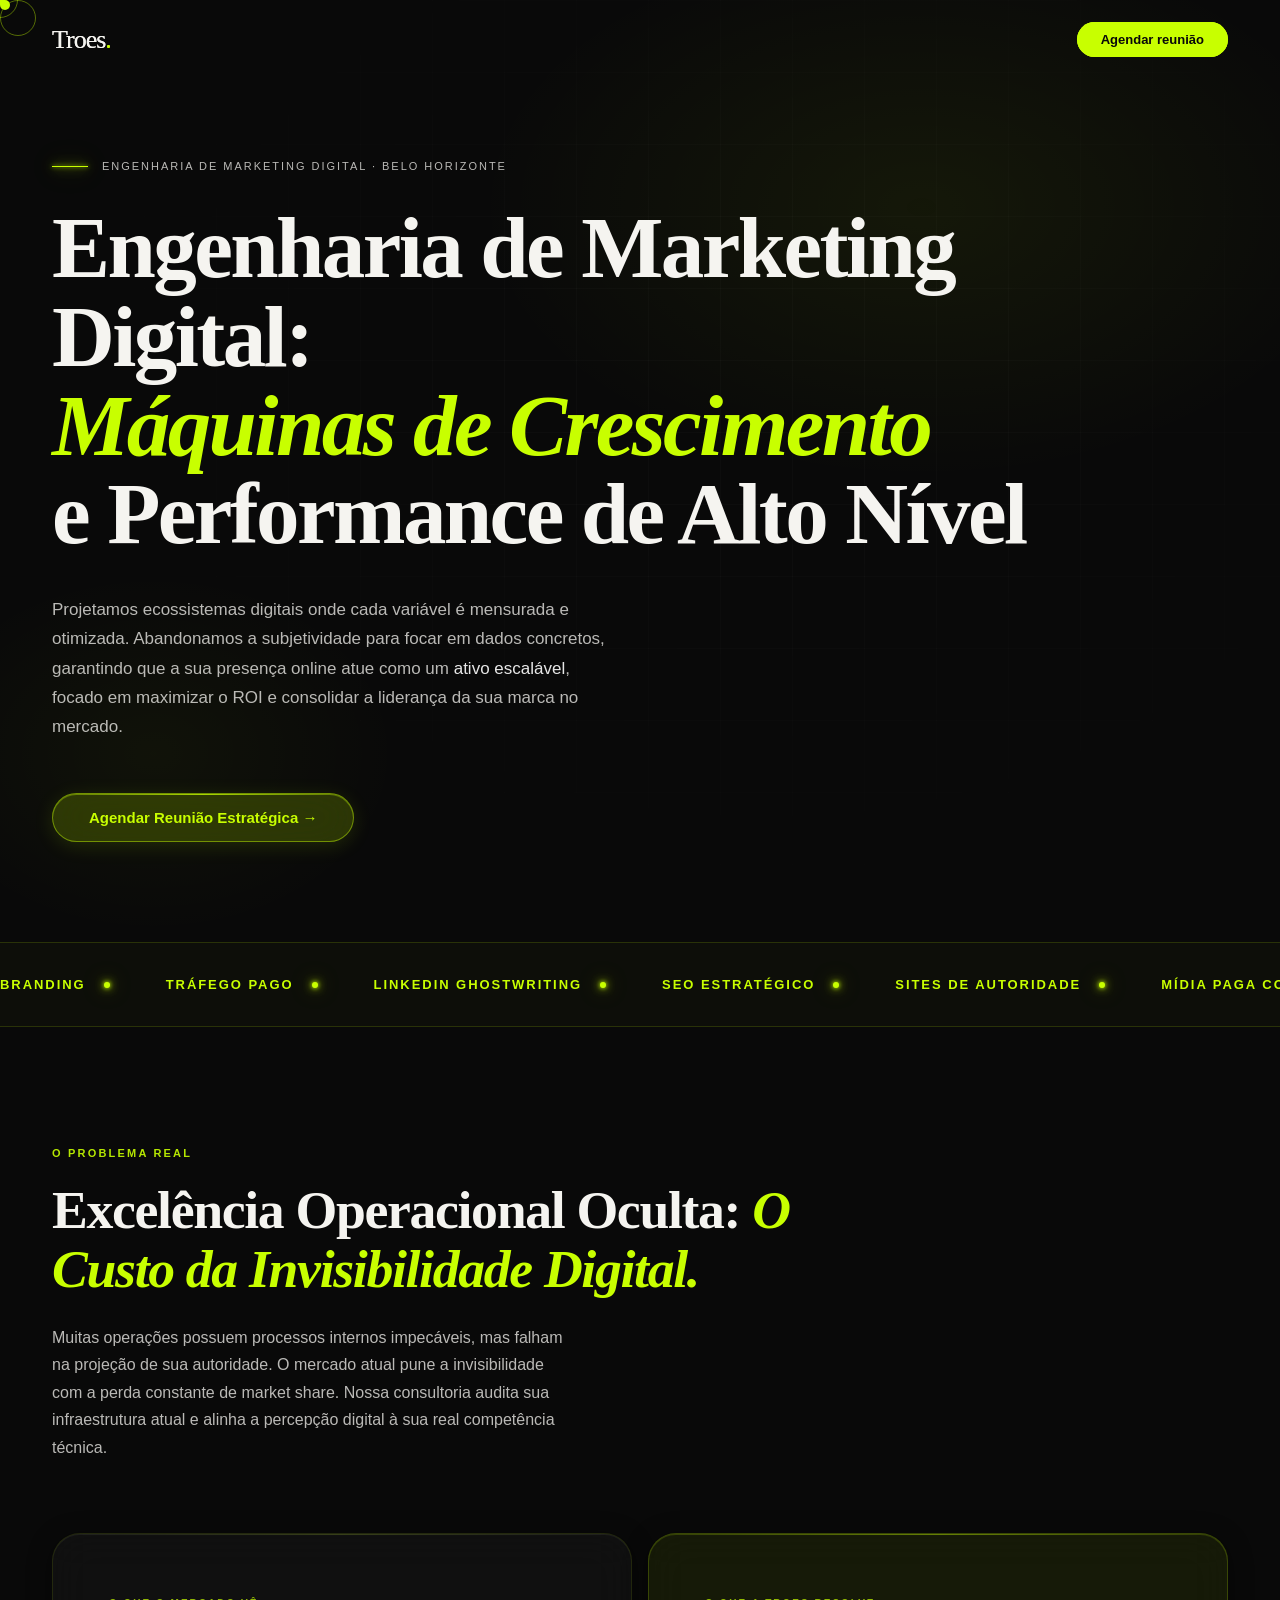
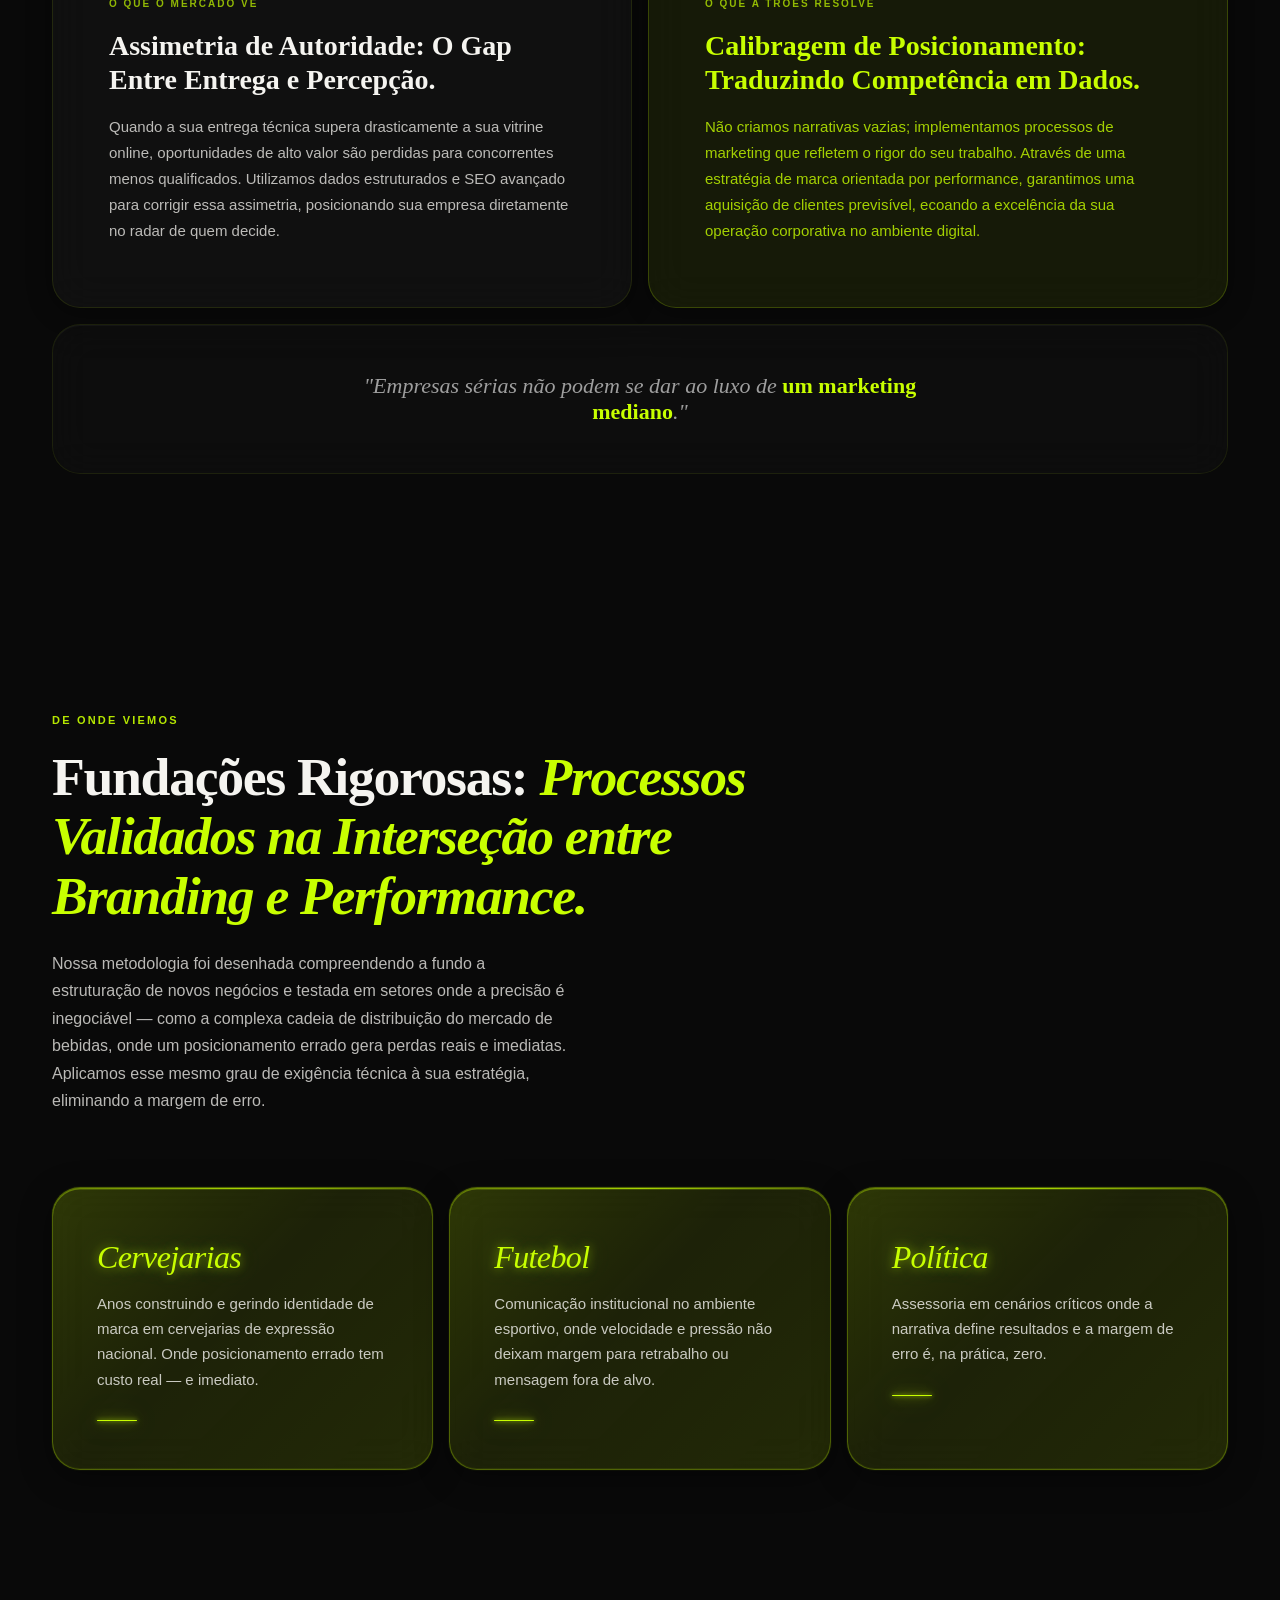
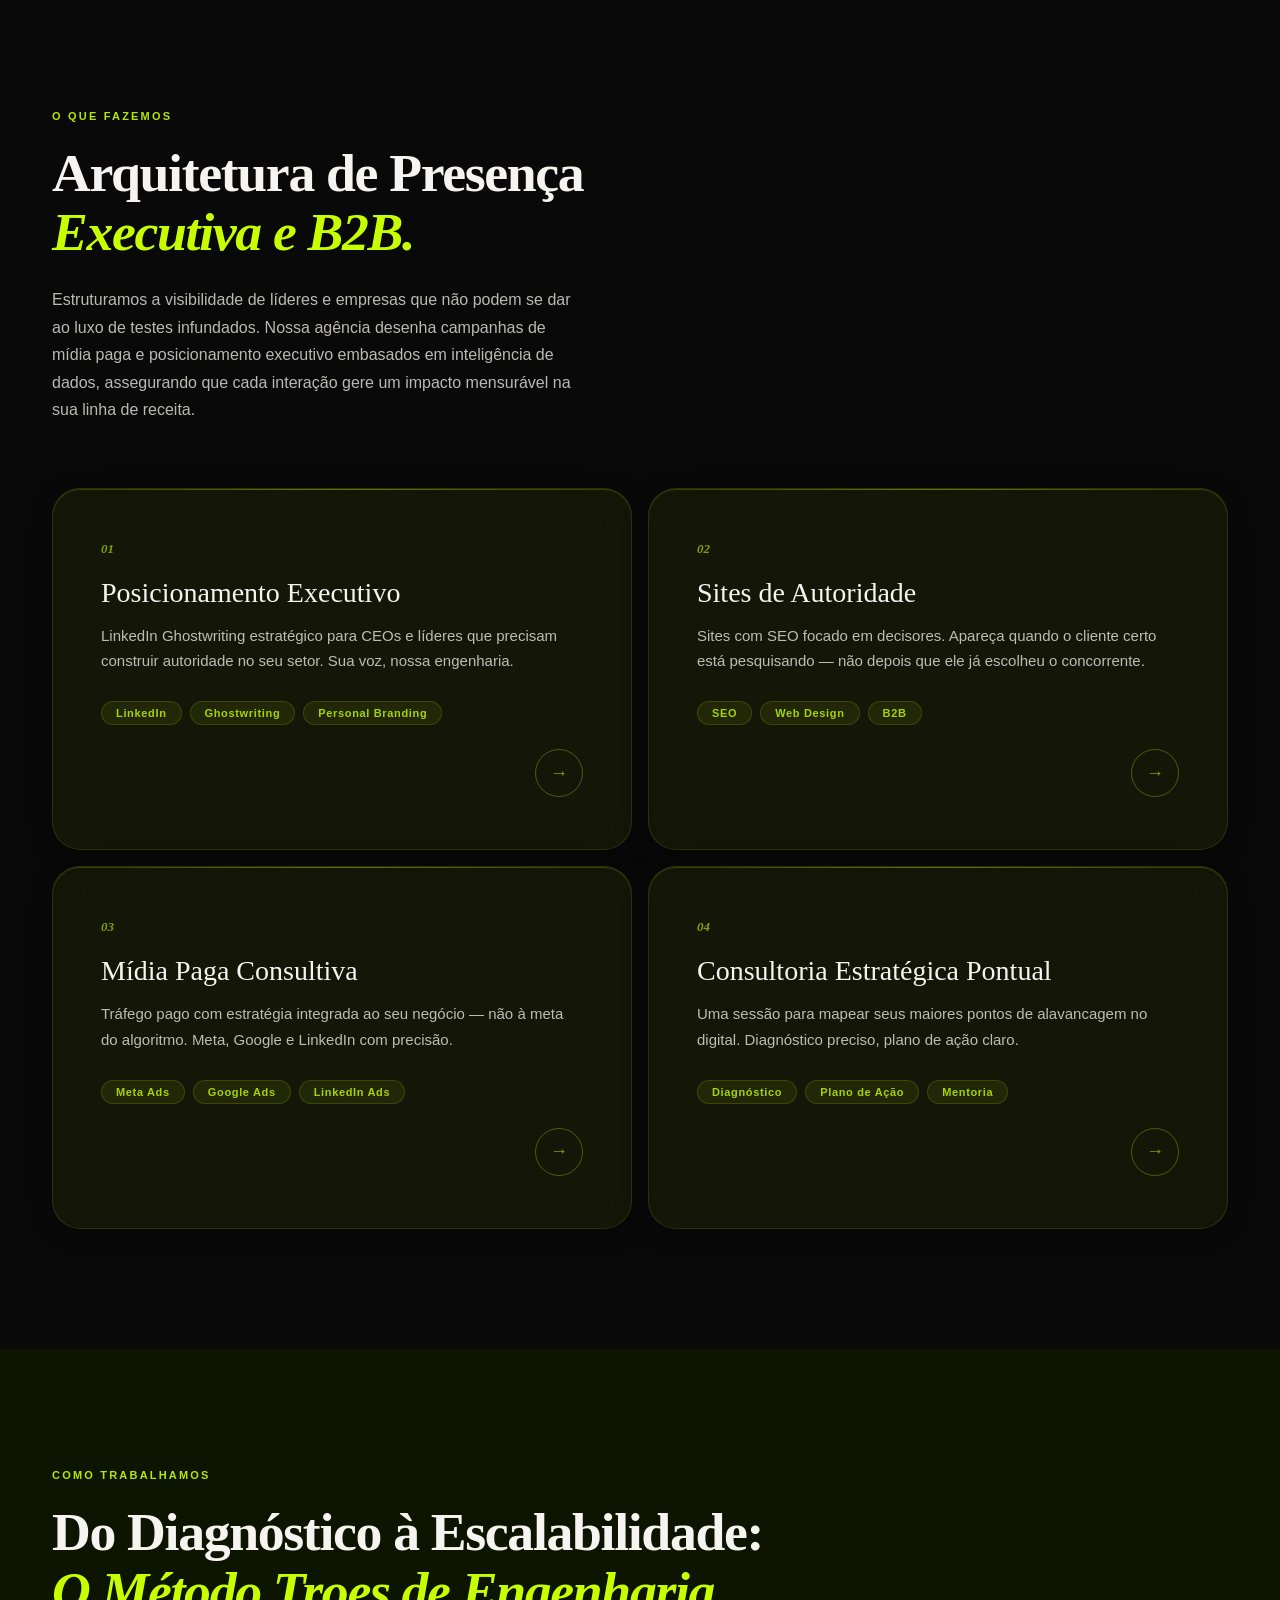
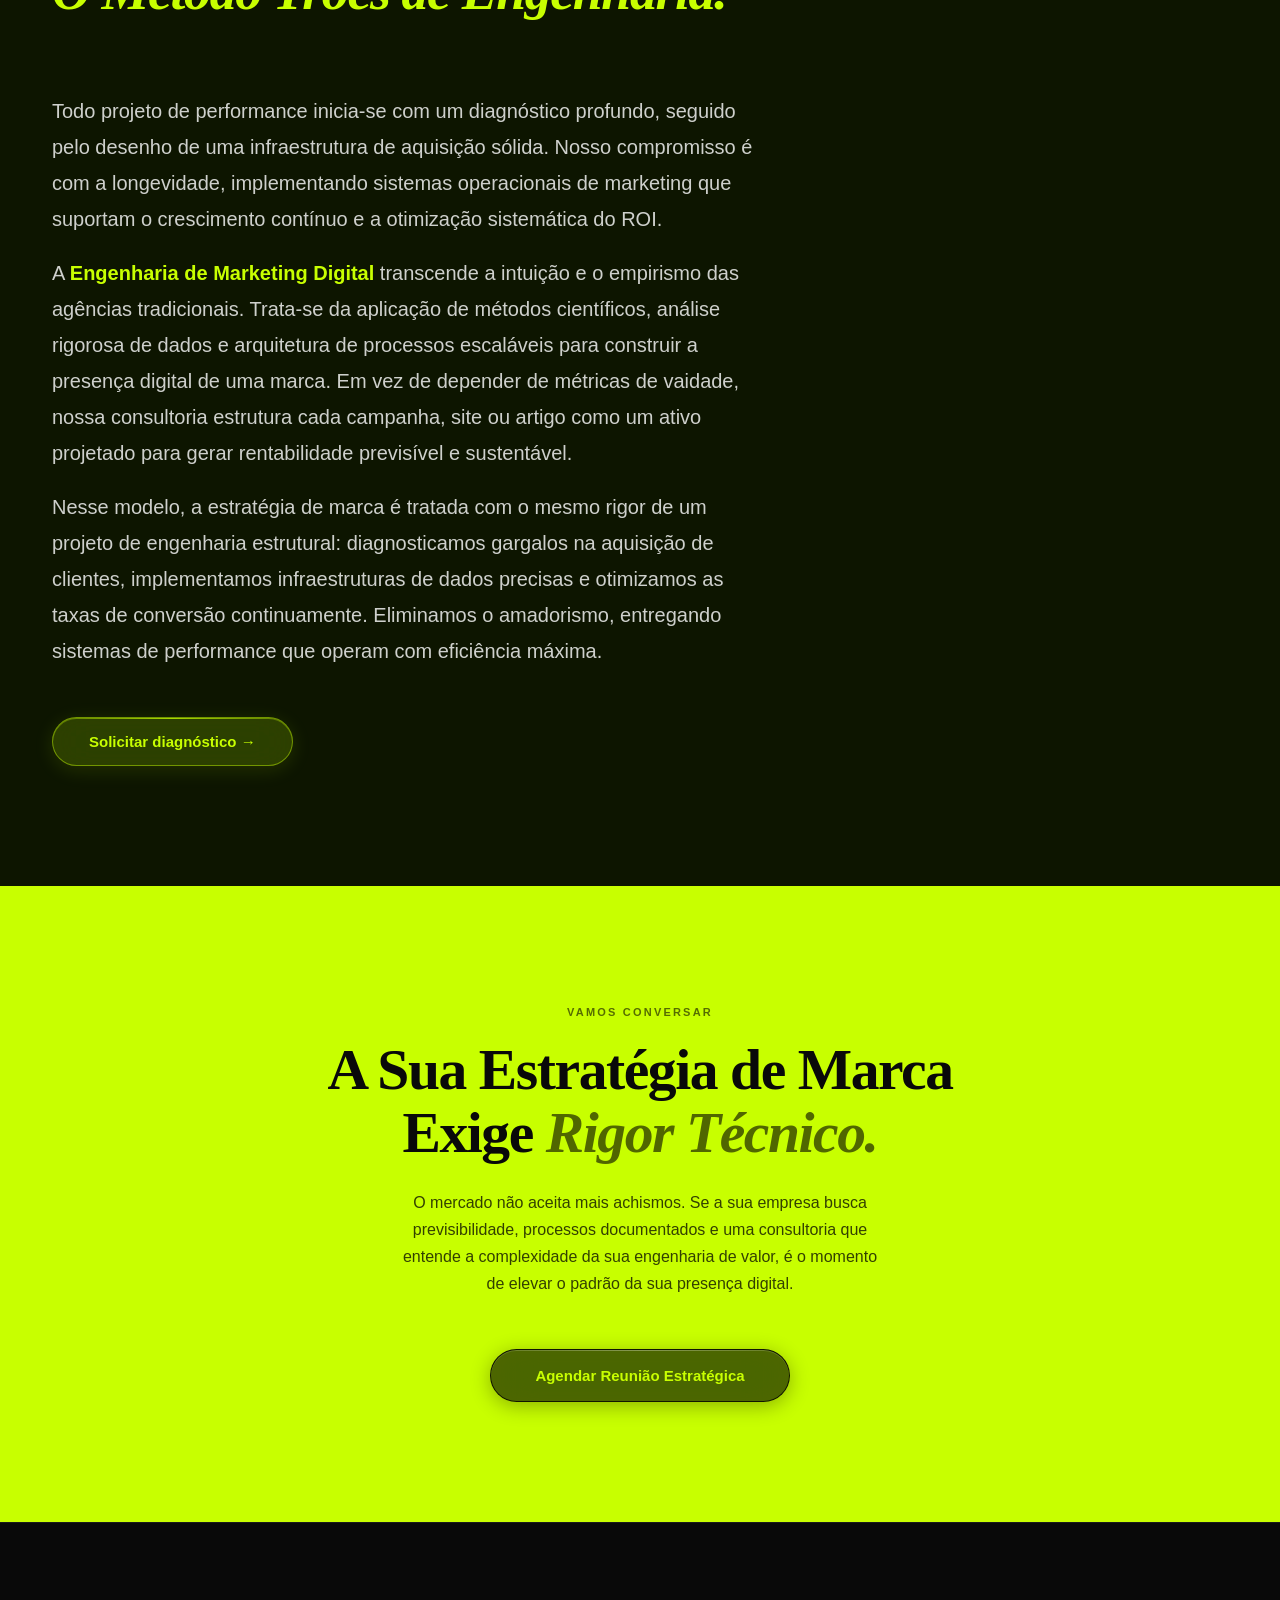
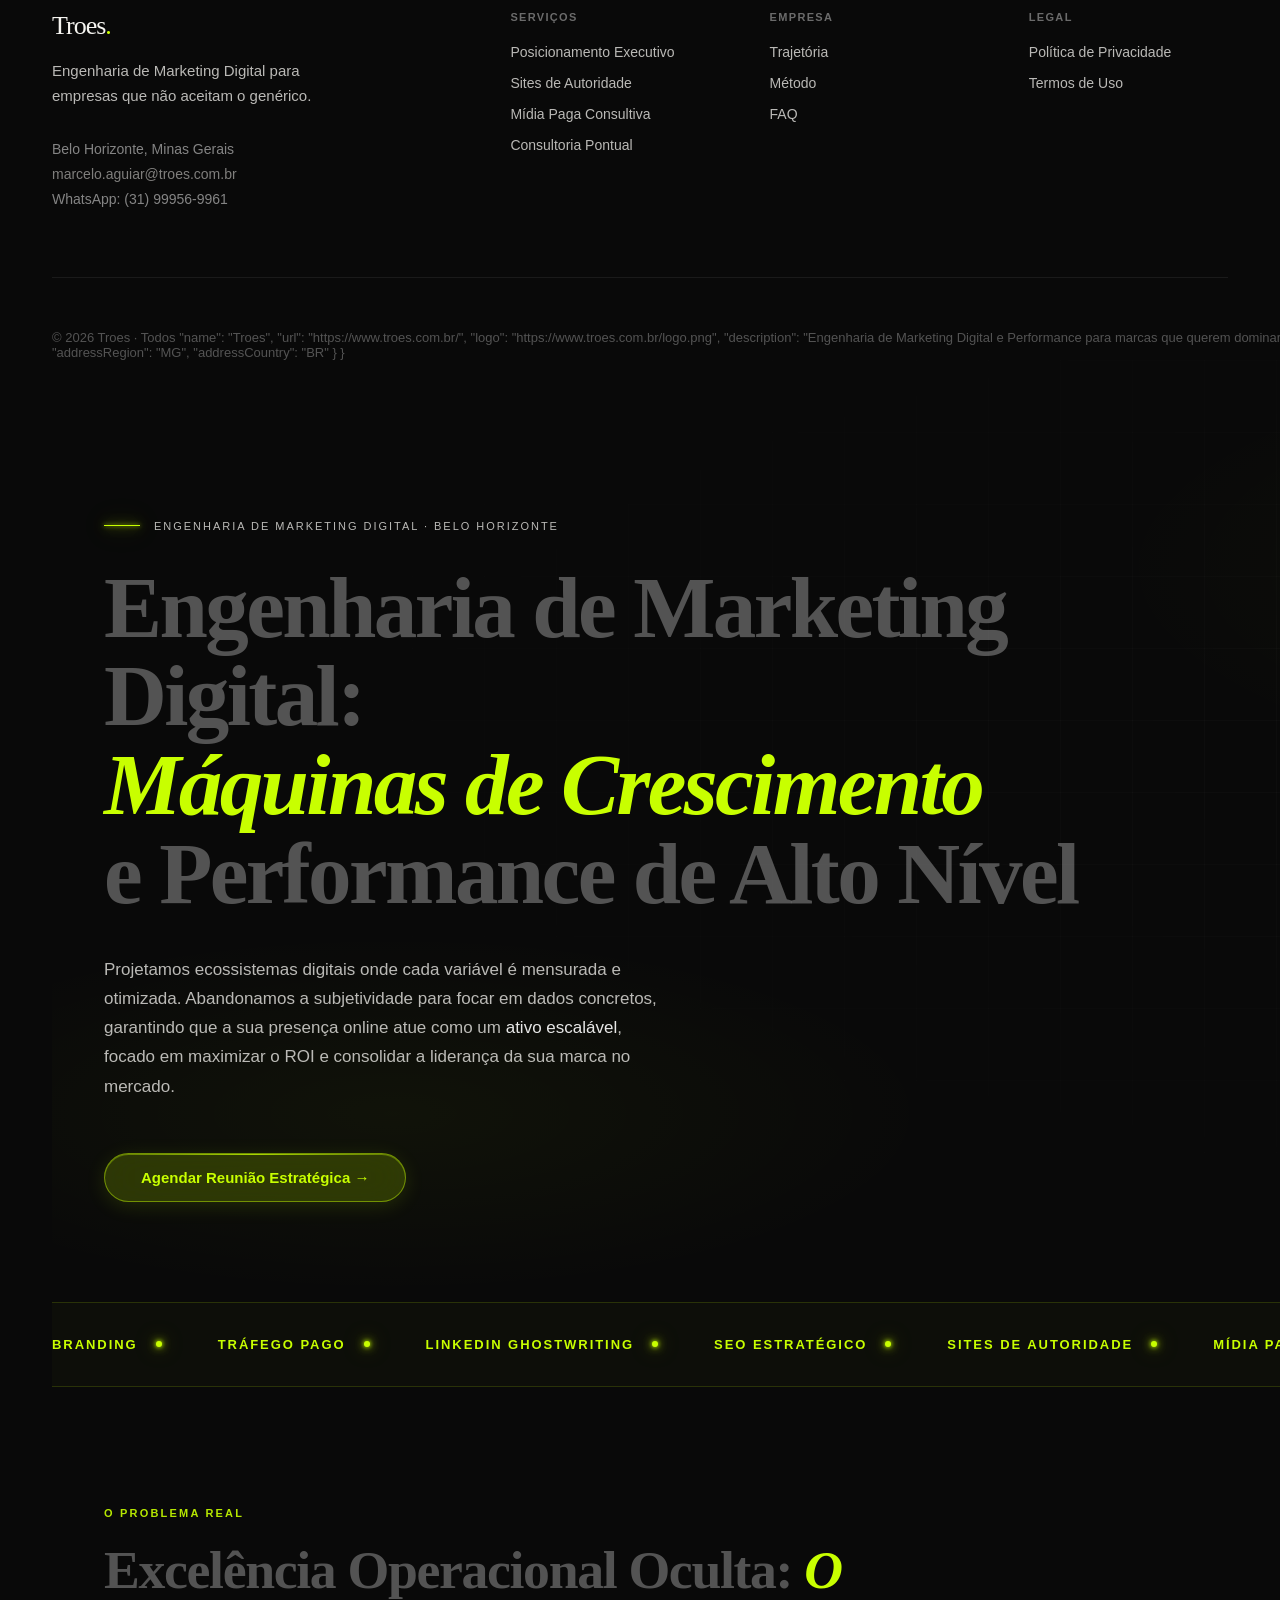
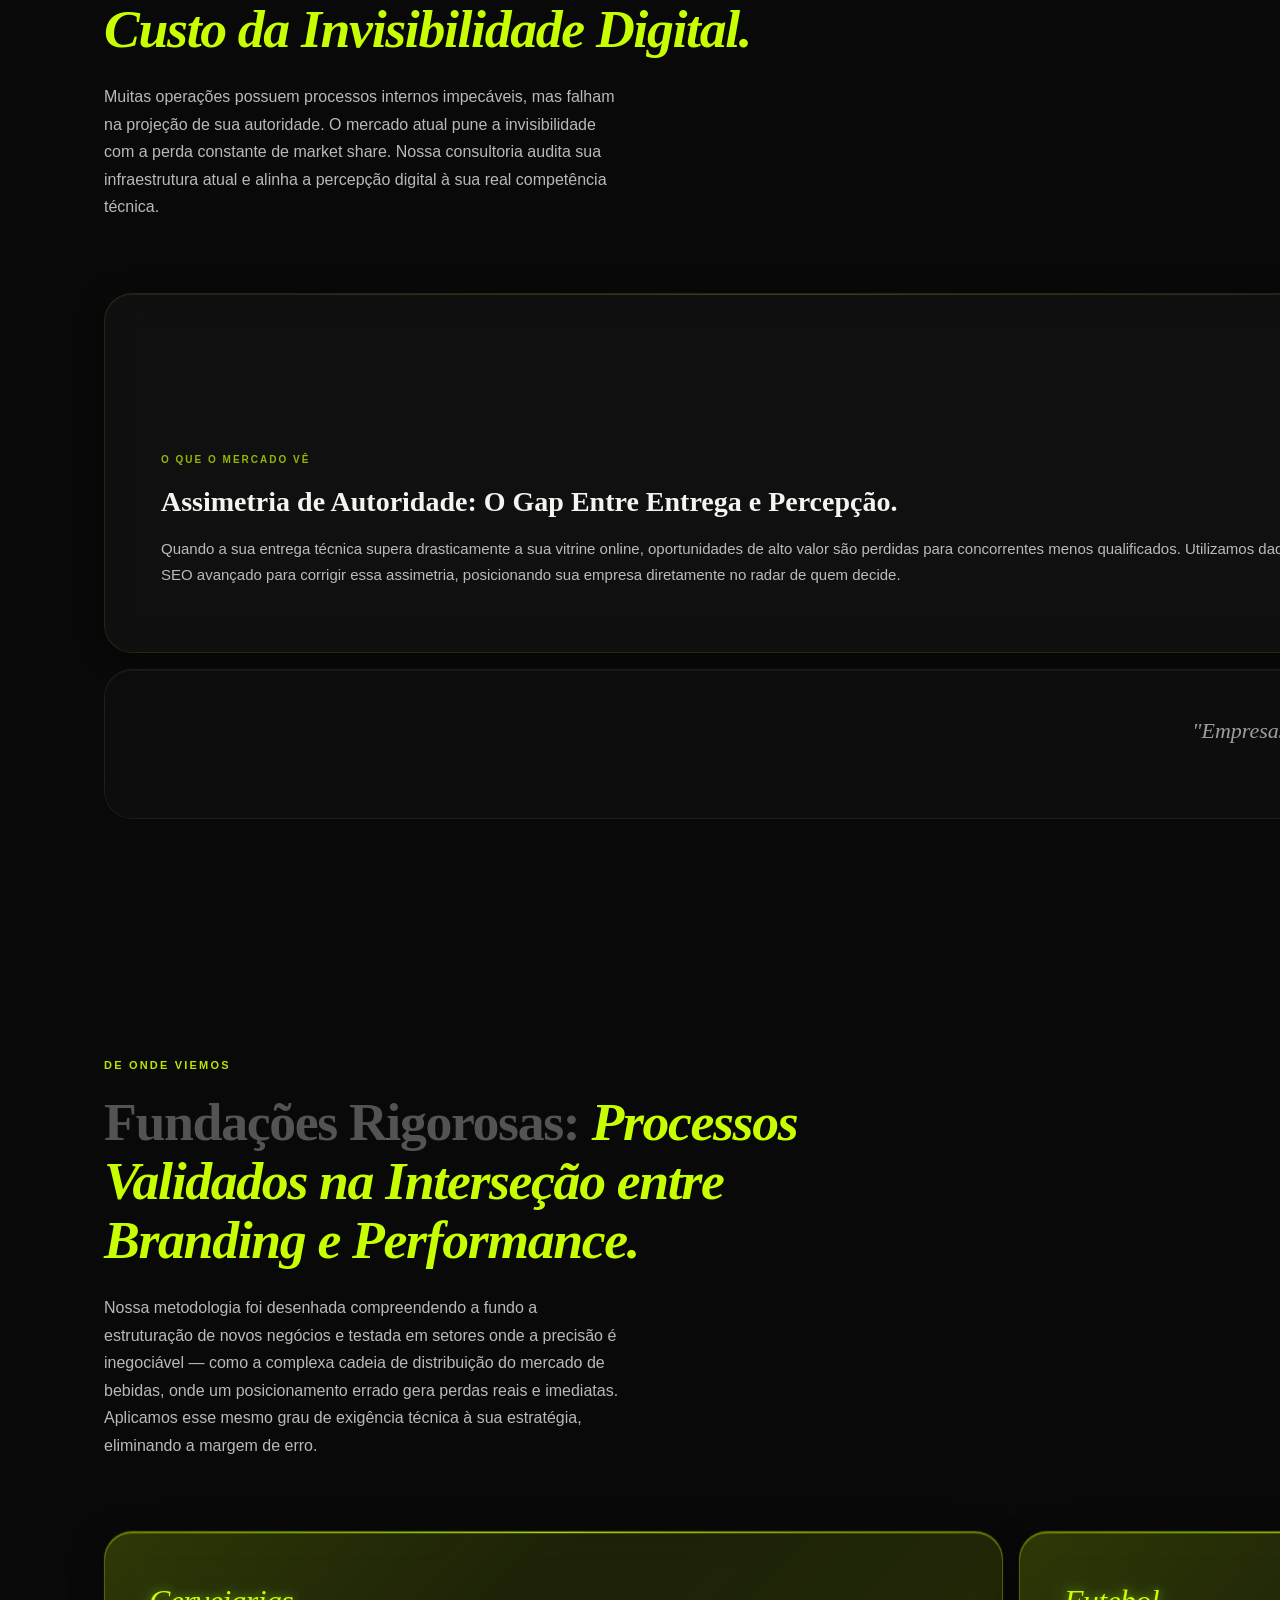
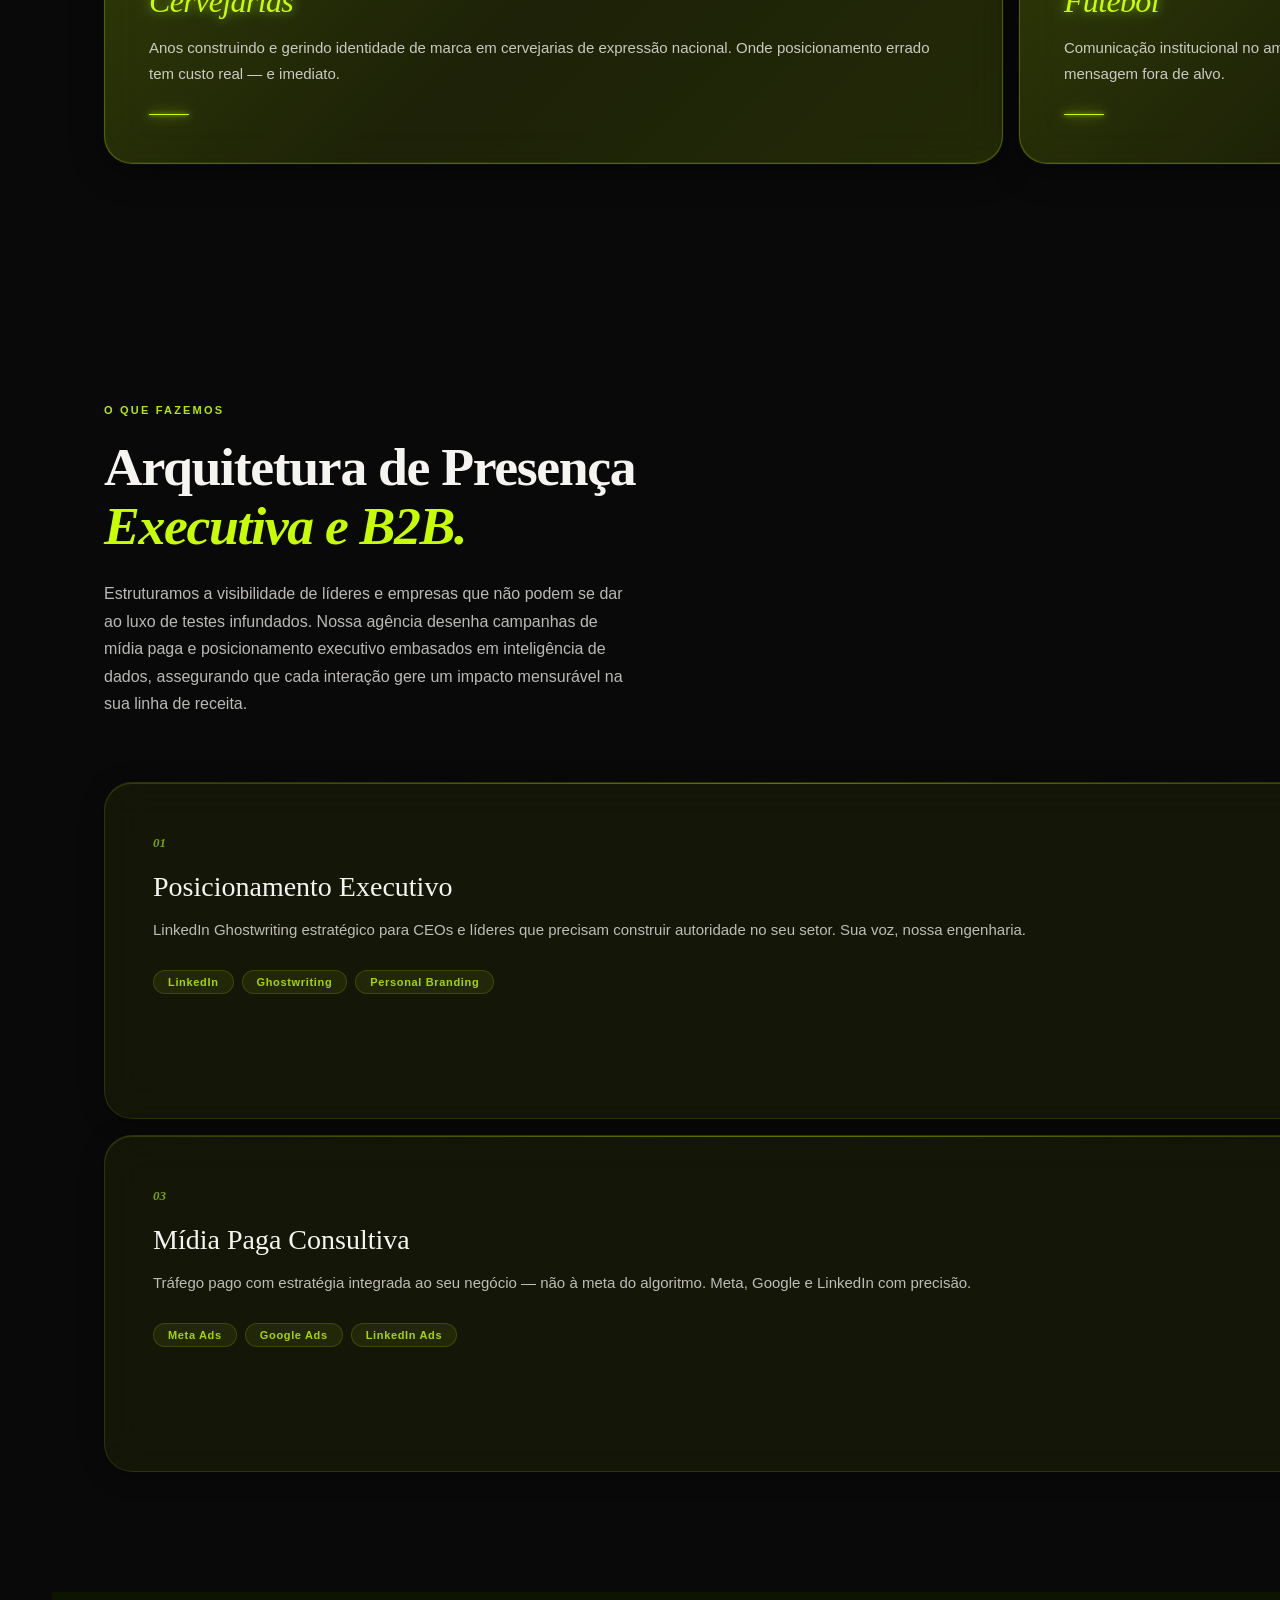
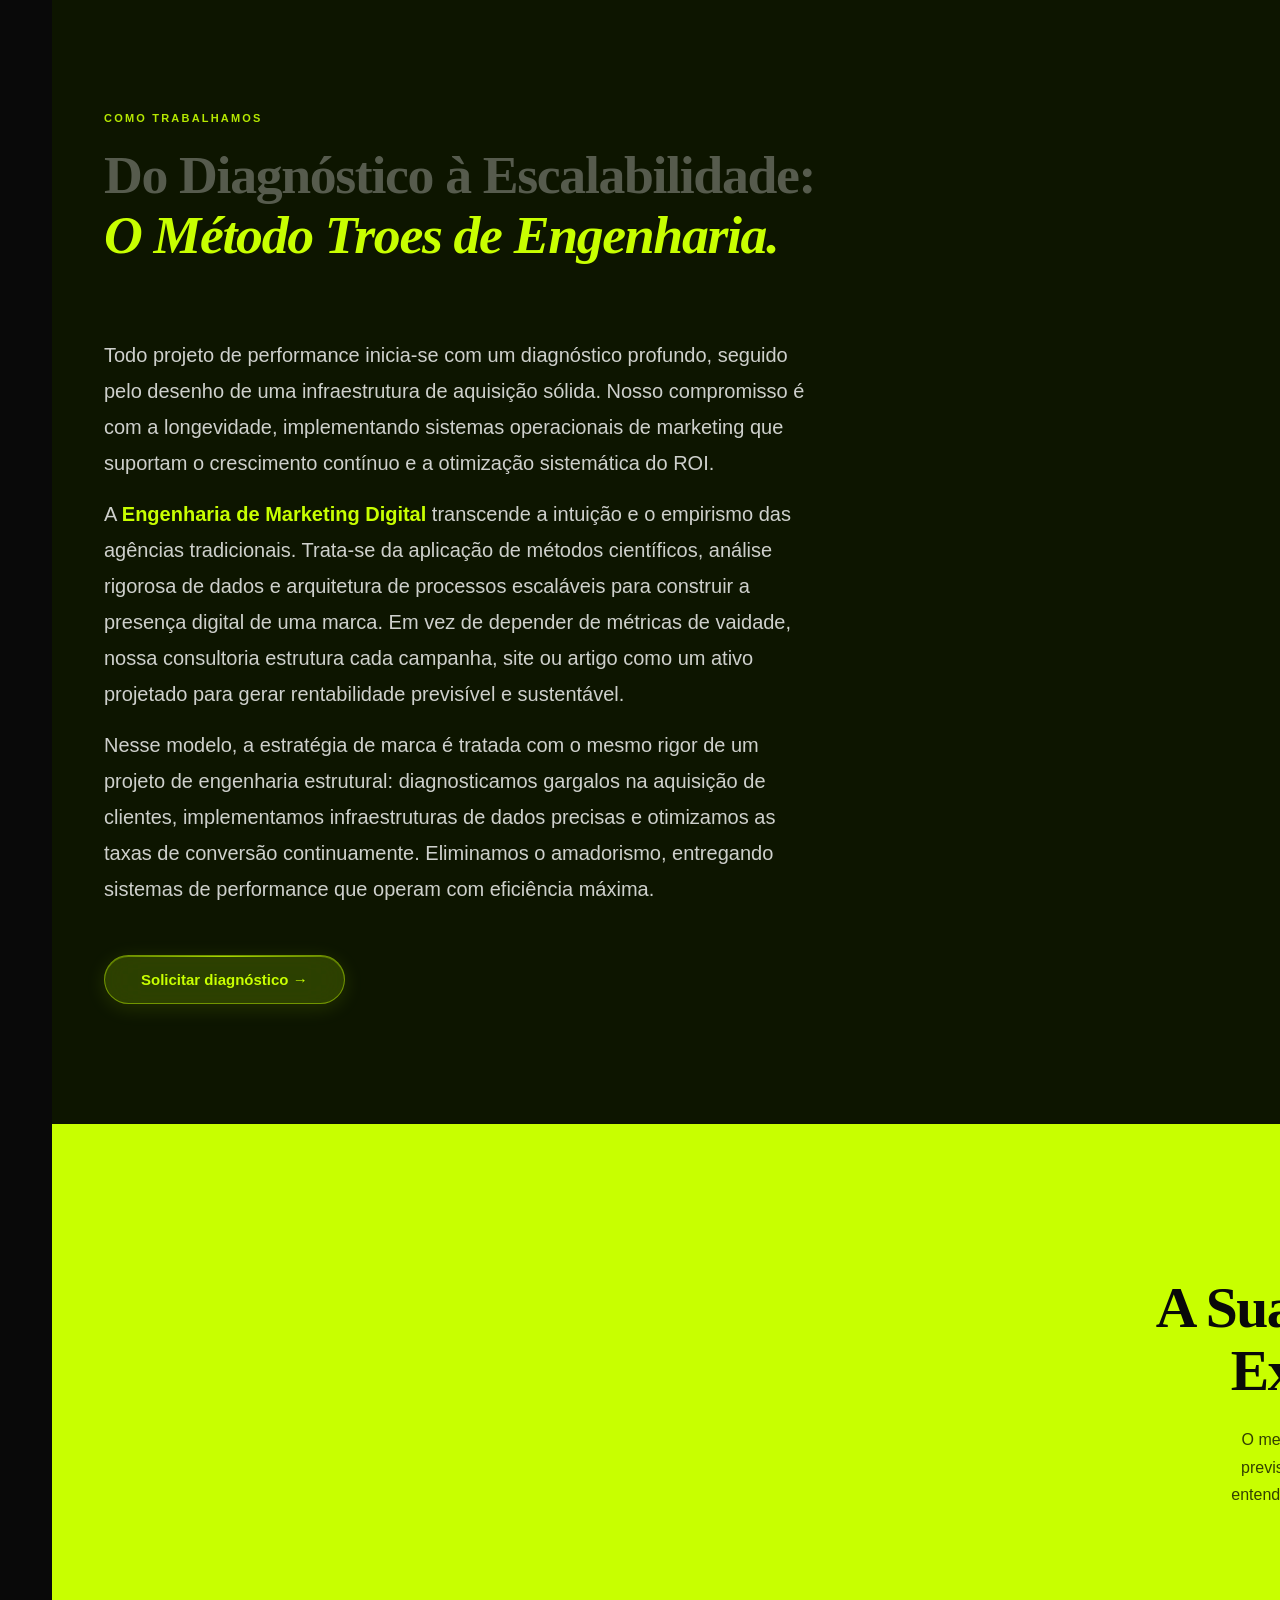
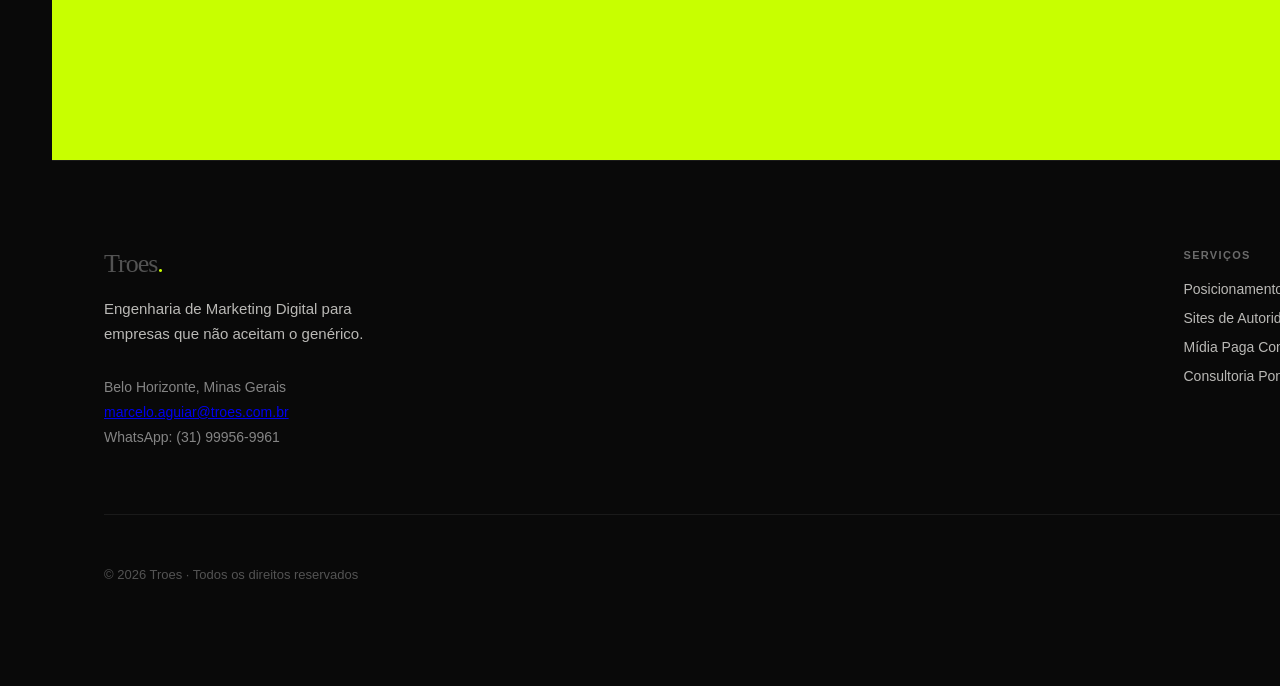
<file: index.html>
<!DOCTYPE html>
<html lang="pt-BR">
<head>
<meta charset="UTF-8">
<meta http-equiv="Content-Security-Policy" content="default-src 'self'; font-src 'self' https://fonts.gstatic.com https://fonts.googleapis.com; style-src 'self' 'unsafe-inline' https://fonts.googleapis.com; script-src 'self' 'unsafe-inline'; img-src 'self' data: https:;">  
<meta http-equiv="Content-Security-Policy" content="default-src 'self'; font-src 'self' https://fonts.gstatic.com; style-src 'self' 'unsafe-inline' https://fonts.googleapis.com; script-src 'self' 'unsafe-inline'; img-src 'self' data: https:;">
<meta http-equiv="X-Content-Type-Options" content="nosniff">  
<meta name="viewport" content="width=device-width, initial-scale=1.0">
<meta property="og:type" content="website">
<meta property="og:url" content="https://www.troes.com.br/">
<meta property="og:title" content="Troes | Engenharia de Marketing Digital">
<meta property="og:description" content="Agência com foco em Engenharia de Marketing Digital. Processos técnicos, ROI e escalabilidade para líderes de mercado.">
<meta property="og:image" content="https://www.troes.com.br/og-image.jpg">
<meta property="og:site_name" content="Troes">

<meta name="twitter:card" content="summary_large_image">
<meta name="twitter:url" content="https://www.troes.com.br/">
<meta name="twitter:title" content="Troes | Engenharia de Marketing Digital">
<meta name="twitter:description" content="Processos técnicos, ROI e escalabilidade para líderes de mercado.">
<meta name="twitter:image" content="https://www.troes.com.br/og-image.jpg">
<title>Troes | Engenharia de Marketing Digital & Performance</title>
<meta name="description" content="Agência de Marketing com foco em Engenharia de Marketing Digital. Processos técnicos, ROI e escalabilidade para líderes de mercado. Agende sua consultoria.">
<meta name="keywords" content="Engenharia de Marketing Digital, agência de marketing B2B, consultoria de performance, tráfego pago consultivo, SEO para líderes, posicionamento executivo">
<meta name="author" content="Troes">
<meta name="publisher" content="Troes">
<link rel="canonical" href="https://www.troes.com.br/" />
<meta name="robots" content="index, follow, max-image-preview:large, max-snippet:-1, max-video-preview:-1" />
  
<link rel="alternate" type="text/markdown" href="/llms.txt">
  
<link rel="icon" href="favicon.png?v=2" type="image/png">

<script type="application/ld+json">
{
  "@context": "https://schema.org",
  "@type": "Organization",
  "name": "Troes",
  "url": "https://www.troes.com.br/",
  "logo": "https://www.troes.com.br/logo.png",
  "description": "Engenharia de Marketing Digital e Performance para marcas que querem dominar o digital.",
  "contactPoint": {
    "@type": "ContactPoint",
    "telephone": "+55-31-99956-9961",
    "contactType": "Atendimento Comercial",
    "areaServed": "BR",
    "availableLanguage": "Portuguese"
  },
  "address": {
    "@type": "PostalAddress",
    "addressLocality": "Belo Horizonte",
    "addressRegion": "MG",
    "addressCountry": "BR"
  }
}
</script>

<link rel="preconnect" href="https://fonts.googleapis.com">
<link rel="preconnect" href="https://fonts.gstatic.com" crossorigin>
<link href="https://fonts.googleapis.com/css2?family=DM+Serif+Display:ital@0;1&family=DM+Sans:opsz,wght@9..40,300;9..40,400;9..40,500;9..40,600&display=swap" rel="stylesheet">
<link rel="stylesheet" href="style.css">
<style>
  .footer-address a.footer-email {
    color: rgba(245,244,240,0.5);
    text-decoration: none;
    transition: color .2s;
  }
  .footer-address a.footer-email:visited {
    color: rgba(245,244,240,0.5);
  }
  .footer-address a.footer-email:hover {
    color: #f5f4f0;
  }
</style>
</head>
<body>
<a href="#conteudo-principal" class="skip-link">Saltar para o conteúdo principal</a>
<div class="cursor" id="cursor"></div>
<div class="cursor-ring" id="cursorRing"></div>

<nav>
  <a href="index.html" class="nav-logo">Troes<span>.</span></a>
  <a href="https://wa.me/5531999569961" target="_blank" rel="noopener noreferrer" class="nav-cta">Agendar reunião</a>
</nav>

<main id="conteudo-principal">
  <section class="hero">
    <div class="hero-bg"></div>
    <div class="hero-grid"></div>
    <div class="hero-label">Engenharia de Marketing Digital · Belo Horizonte</div>
    <h1 class="reveal">
      Engenharia de Marketing Digital:<br>
      <em>Máquinas de Crescimento</em><br>
      e Performance de Alto Nível
    </h1>
    <p class="hero-sub reveal reveal-delay-1">
      Projetamos ecossistemas digitais onde cada variável é mensurada e otimizada. Abandonamos a subjetividade para focar em dados concretos, garantindo que a sua presença online atue como um <strong>ativo escalável</strong>, focado em maximizar o ROI e consolidar a liderança da sua marca no mercado.
    </p>
    <div class="hero-actions reveal reveal-delay-2">
      <a href="https://wa.me/5531999569961" target="_blank" rel="noopener noreferrer" class="btn-primary">Agendar Reunião Estratégica →</a>
    </div>
  </section>

  <div class="marquee-section">
    <div class="marquee-track">
      <div class="marquee-item">Branding <span></span></div>
      <div class="marquee-item">Tráfego Pago <span></span></div>
      <div class="marquee-item">LinkedIn Ghostwriting <span></span></div>
      <div class="marquee-item">SEO Estratégico <span></span></div>
      <div class="marquee-item">Sites de Autoridade <span></span></div>
      <div class="marquee-item">Mídia Paga Consultiva <span></span></div>
      <div class="marquee-item">Branding <span></span></div>
      <div class="marquee-item">Tráfego Pago <span></span></div>
      <div class="marquee-item">LinkedIn Ghostwriting <span></span></div>
      <div class="marquee-item">SEO Estratégico <span></span></div>
      <div class="marquee-item">Sites de Autoridade <span></span></div>
      <div class="marquee-item">Mídia Paga Consultiva <span></span></div>
    </div>
  </div>

  <section class="pain-section" id="dor">
    <div class="section-label">O problema real</div>
    <h2 class="section-title reveal">Excelência Operacional Oculta: <em>O Custo da Invisibilidade Digital.</em></h2>
    <p class="section-desc reveal">Muitas operações possuem processos internos impecáveis, mas falham na projeção de sua autoridade. O mercado atual pune a invisibilidade com a perda constante de market share. Nossa consultoria audita sua infraestrutura atual e alinha a percepção digital à sua real competência técnica.</p>

    <div class="pain-grid">
      <div class="pain-card reveal">
        <div class="pain-card-label">O que o mercado vê</div>
        <h3>Assimetria de Autoridade: O Gap Entre Entrega e Percepção.</h3>
        <p>Quando a sua entrega técnica supera drasticamente a sua vitrine online, oportunidades de alto valor são perdidas para concorrentes menos qualificados. Utilizamos dados estruturados e SEO avançado para corrigir essa assimetria, posicionando sua empresa diretamente no radar de quem decide.</p>
      </div>
      <div class="pain-card highlight reveal reveal-delay-1">
        <div class="pain-card-label">O que a Troes resolve</div>
        <h3>Calibragem de Posicionamento: Traduzindo Competência em Dados.</h3>
        <p>Não criamos narrativas vazias; implementamos processos de marketing que refletem o rigor do seu trabalho. Através de uma estratégia de marca orientada por performance, garantimos uma aquisição de clientes previsível, ecoando a excelência da sua operação corporativa no ambiente digital.</p>
      </div>
      <div class="pain-divider reveal">
        <p>"Empresas sérias não podem se dar ao luxo de <strong>um marketing mediano</strong>."</p>
      </div>
    </div>
  </section>

  <section class="trajectory-section" id="sobre">
    <div class="section-label">De onde viemos</div>
    <h2 class="section-title reveal">Fundações Rigorosas: <em>Processos Validados na Interseção entre Branding e Performance.</em></h2>
    <p class="section-desc reveal">Nossa metodologia foi desenhada compreendendo a fundo a estruturação de novos negócios e testada em setores onde a precisão é inegociável — como a complexa cadeia de distribuição do mercado de bebidas, onde um posicionamento errado gera perdas reais e imediatas. Aplicamos esse mesmo grau de exigência técnica à sua estratégia, eliminando a margem de erro.</p>

    <div class="trajectory-grid">
      <div class="traj-card reveal">
        <div class="traj-content">
          <div class="traj-sector">Cervejarias</div>
          <div class="traj-desc">Anos construindo e gerindo identidade de marca em cervejarias de expressão nacional. Onde posicionamento errado tem custo real — e imediato.</div>
          <div class="traj-accent"></div>
        </div>
      </div>
      <div class="traj-card reveal reveal-delay-1">
        <div class="traj-content">
          <div class="traj-sector">Futebol</div>
          <div class="traj-desc">Comunicação institucional no ambiente esportivo, onde velocidade e pressão não deixam margem para retrabalho ou mensagem fora de alvo.</div>
          <div class="traj-accent"></div>
        </div>
      </div>
      <div class="traj-card reveal reveal-delay-2">
        <div class="traj-content">
          <div class="traj-sector">Política</div>
          <div class="traj-desc">Assessoria em cenários críticos onde a narrativa define resultados e a margem de erro é, na prática, zero.</div>
          <div class="traj-accent"></div>
        </div>
      </div>
    </div>
  </section>

  <section class="services-section" id="servicos">
    <div class="section-label">O que fazemos</div>
    <h2 class="section-title reveal">Arquitetura de Presença <em>Executiva e B2B.</em></h2>
    <p class="section-desc reveal">Estruturamos a visibilidade de líderes e empresas que não podem se dar ao luxo de testes infundados. Nossa agência desenha campanhas de mídia paga e posicionamento executivo embasados em inteligência de dados, assegurando que cada interação gere um impacto mensurável na sua linha de receita.</p>

    <div class="services-grid">
      <a href="https://wa.me/5531999569961" target="_blank" rel="noopener noreferrer" class="service-card reveal">
        <div class="service-inner">
          <div class="service-num">01</div>
          <div class="service-name">Posicionamento Executivo</div>
          <div class="service-desc">LinkedIn Ghostwriting estratégico para CEOs e líderes que precisam construir autoridade no seu setor. Sua voz, nossa engenharia.</div>
          <div class="service-tags">
            <span class="service-tag">LinkedIn</span>
            <span class="service-tag">Ghostwriting</span>
            <span class="service-tag">Personal Branding</span>
          </div>
        </div>
        <div class="service-arrow" aria-hidden="true">→</div>
      </a>
      <a href="https://wa.me/5531999569961" target="_blank" rel="noopener noreferrer" class="service-card reveal reveal-delay-1">
        <div class="service-inner">
          <div class="service-num">02</div>
          <div class="service-name">Sites de Autoridade</div>
          <div class="service-desc">Sites com SEO focado em decisores. Apareça quando o cliente certo está pesquisando — não depois que ele já escolheu o concorrente.</div>
          <div class="service-tags">
            <span class="service-tag">SEO</span>
            <span class="service-tag">Web Design</span>
            <span class="service-tag">B2B</span>
          </div>
        </div>
        <div class="service-arrow">→</div>
      </a>
      <a href="https://wa.me/5531999569961" target="_blank" rel="noopener noreferrer" class="service-card reveal">
        <div class="service-inner">
          <div class="service-num">03</div>
          <div class="service-name">Mídia Paga Consultiva</div>
          <div class="service-desc">Tráfego pago com estratégia integrada ao seu negócio — não à meta do algoritmo. Meta, Google e LinkedIn com precisão.</div>
          <div class="service-tags">
            <span class="service-tag">Meta Ads</span>
            <span class="service-tag">Google Ads</span>
            <span class="service-tag">LinkedIn Ads</span>
          </div>
        </div>
        <div class="service-arrow">→</div>
      </a>
      <a href="https://wa.me/5531999569961" target="_blank" rel="noopener noreferrer" class="service-card reveal reveal-delay-1">
        <div class="service-inner">
          <div class="service-num">04</div>
          <div class="service-name">Consultoria Estratégica Pontual</div>
          <div class="service-desc">Uma sessão para mapear seus maiores pontos de alavancagem no digital. Diagnóstico preciso, plano de ação claro.</div>
          <div class="service-tags">
            <span class="service-tag">Diagnóstico</span>
            <span class="service-tag">Plano de Ação</span>
            <span class="service-tag">Mentoria</span>
          </div>
        </div>
        <div class="service-arrow">→</div>
      </a>
    </div>
  </section>

  <section class="method-section" id="metodo">
    <div class="section-label">Como trabalhamos</div>
    <h2 class="section-title reveal">Do Diagnóstico à Escalabilidade: <em>O Método Troes de Engenharia.</em></h2>

    <div class="method-inner">
      <div class="method-text reveal">
        <p>Todo projeto de performance inicia-se com um diagnóstico profundo, seguido pelo desenho de uma infraestrutura de aquisição sólida. Nosso compromisso é com a longevidade, implementando sistemas operacionais de marketing que suportam o crescimento contínuo e a otimização sistemática do ROI.</p>
        <br>
        <p>A <strong>Engenharia de Marketing Digital</strong> transcende a intuição e o empirismo das agências tradicionais. Trata-se da aplicação de métodos científicos, análise rigorosa de dados e arquitetura de processos escaláveis para construir a presença digital de uma marca. Em vez de depender de métricas de vaidade, nossa consultoria estrutura cada campanha, site ou artigo como um ativo projetado para gerar rentabilidade previsível e sustentável.</p>
        <br>
        <p>Nesse modelo, a estratégia de marca é tratada com o mesmo rigor de um projeto de engenharia estrutural: diagnosticamos gargalos na aquisição de clientes, implementamos infraestruturas de dados precisas e otimizamos as taxas de conversão continuamente. Eliminamos o amadorismo, entregando sistemas de performance que operam com eficiência máxima.</p>
        <div class="method-cta">
          <a href="https://wa.me/5531999569961" target="_blank" rel="noopener noreferrer" class="btn-primary">Solicitar diagnóstico →</a>
        </div>
      </div>
    </div>
  </section>

  <section class="cta-section" id="contato">
    <div class="cta-label">Vamos conversar</div>
    <h2 class="cta-title reveal">A Sua Estratégia de Marca Exige <em>Rigor Técnico.</em></h2>
    <p class="cta-desc reveal">O mercado não aceita mais achismos. Se a sua empresa busca previsibilidade, processos documentados e uma consultoria que entende a complexidade da sua engenharia de valor, é o momento de elevar o padrão da sua presença digital.</p>
    <a href="https://wa.me/5531999569961" target="_blank" rel="noopener noreferrer" class="btn-dark reveal reveal-delay-1">
      Agendar Reunião Estratégica
    </a>
  </section>

</main>
<footer>
  <div class="footer-top">
    <div>
      <div class="footer-logo">Troes<span>.</span></div>
      <div class="footer-tagline">Engenharia de Marketing Digital para empresas que não aceitam o genérico.</div>
      <div class="footer-address">
        Belo Horizonte, Minas Gerais<br>
        <a href="mailto:marcelo.aguiar@troes.com.br" class="footer-email">marcelo.aguiar@troes.com.br</a><br>
        WhatsApp: (31) 99956-9961
      </div>
    </div>
    <div class="footer-col">
      <div class="footer-col-title">Serviços</div>
      <ul>
        <li><a href="#servicos">Posicionamento Executivo</a></li>
        <li><a href="#servicos">Sites de Autoridade</a></li>
        <li><a href="#servicos">Mídia Paga Consultiva</a></li>
        <li><a href="#servicos">Consultoria Pontual</a></li>
      </ul>
    </div>
    <div class="footer-col">
      <div class="footer-col-title">Empresa</div>
      <ul>
        <li><a href="#sobre">Trajetória</a></li>
        <li><a href="#metodo">Método</a></li>
        <li><a href="faq.html">FAQ</a></li>
      </ul>
    </div>
    <div class="footer-col">
      <div class="footer-col-title">Legal</div>
      <ul>
        <li><a href="politica.html">Política de Privacidade</a></li>
        <li><a href="termo.html">Termos de Uso</a></li>
      </ul>
    </div>
  </div>
  <div class="footer-bottom">
    <span>© 2026 Troes · Todos  "name": "Troes",
  "url": "https://www.troes.com.br/",
  "logo": "https://www.troes.com.br/logo.png",
  "description": "Engenharia de Marketing Digital e Performance para marcas que querem dominar o digital.",
  "contactPoint": {
    "@type": "ContactPoint",
    "telephone": "+55-31-99956-9961",
    "contactType": "Atendimento Comercial",
    "areaServed": "BR",
    "availableLanguage": "Portuguese"
  },
  "address": {
    "@type": "PostalAddress",
    "addressLocality": "Belo Horizonte",
    "addressRegion": "MG",
    "addressCountry": "BR"
  }
}
</script>

<link rel="preconnect" href="https://fonts.googleapis.com">
<link rel="preconnect" href="https://fonts.gstatic.com" crossorigin>
<link href="https://fonts.googleapis.com/css2?family=DM+Serif+Display:ital@0;1&family=DM+Sans:opsz,wght@9..40,300;9..40,400;9..40,500;9..40,600&display=swap" rel="stylesheet">
<link rel="stylesheet" href="style.css">
</head>
<body>
<a href="#conteudo-principal" class="skip-link">Saltar para o conteúdo principal</a>
<div class="cursor" id="cursor"></div>
<div class="cursor-ring" id="cursorRing"></div>

<nav>
  <a href="index.html" class="nav-logo">Troes<span>.</span></a>
  <a href="https://wa.me/5531999569961" target="_blank" rel="noopener noreferrer" class="nav-cta">Agendar reunião</a>
</nav>

<main>
<main id="conteudo-principal">
  <section class="hero">
    <div class="hero-bg"></div>
    <div class="hero-grid"></div>
    <div class="hero-label">Engenharia de Marketing Digital · Belo Horizonte</div>
    <h1 class="reveal">
      Engenharia de Marketing Digital:<br>
      <em>Máquinas de Crescimento</em><br>
      e Performance de Alto Nível
    </h1>
    <p class="hero-sub reveal reveal-delay-1">
      Projetamos ecossistemas digitais onde cada variável é mensurada e otimizada. Abandonamos a subjetividade para focar em dados concretos, garantindo que a sua presença online atue como um <strong>ativo escalável</strong>, focado em maximizar o ROI e consolidar a liderança da sua marca no mercado.
    </p>
    <div class="hero-actions reveal reveal-delay-2">
      <a href="https://wa.me/5531999569961" target="_blank" rel="noopener noreferrer" class="btn-primary">Agendar Reunião Estratégica →</a>
    </div>
  </section>

  <div class="marquee-section">
    <div class="marquee-track">
      <div class="marquee-item">Branding <span></span></div>
      <div class="marquee-item">Tráfego Pago <span></span></div>
      <div class="marquee-item">LinkedIn Ghostwriting <span></span></div>
      <div class="marquee-item">SEO Estratégico <span></span></div>
      <div class="marquee-item">Sites de Autoridade <span></span></div>
      <div class="marquee-item">Mídia Paga Consultiva <span></span></div>
      <div class="marquee-item">Branding <span></span></div>
      <div class="marquee-item">Tráfego Pago <span></span></div>
      <div class="marquee-item">LinkedIn Ghostwriting <span></span></div>
      <div class="marquee-item">SEO Estratégico <span></span></div>
      <div class="marquee-item">Sites de Autoridade <span></span></div>
      <div class="marquee-item">Mídia Paga Consultiva <span></span></div>
    </div>
  </div>

  <section class="pain-section" id="dor">
    <div class="section-label">O problema real</div>
    <h2 class="section-title reveal">Excelência Operacional Oculta: <em>O Custo da Invisibilidade Digital.</em></h2>
    <p class="section-desc reveal">Muitas operações possuem processos internos impecáveis, mas falham na projeção de sua autoridade. O mercado atual pune a invisibilidade com a perda constante de market share. Nossa consultoria audita sua infraestrutura atual e alinha a percepção digital à sua real competência técnica.</p>

    <div class="pain-grid">
      <div class="pain-card reveal">
        <div class="pain-card-label">O que o mercado vê</div>
        <h3>Assimetria de Autoridade: O Gap Entre Entrega e Percepção.</h3>
        <p>Quando a sua entrega técnica supera drasticamente a sua vitrine online, oportunidades de alto valor são perdidas para concorrentes menos qualificados. Utilizamos dados estruturados e SEO avançado para corrigir essa assimetria, posicionando sua empresa diretamente no radar de quem decide.</p>
      </div>
      <div class="pain-card highlight reveal reveal-delay-1">
        <div class="pain-card-label">O que a Troes resolve</div>
        <h3>Calibragem de Posicionamento: Traduzindo Competência em Dados.</h3>
        <p>Não criamos narrativas vazias; implementamos processos de marketing que refletem o rigor do seu trabalho. Através de uma estratégia de marca orientada por performance, garantimos uma aquisição de clientes previsível, ecoando a excelência da sua operação corporativa no ambiente digital.</p>
      </div>
      <div class="pain-divider reveal">
        <p>"Empresas sérias não podem se dar ao luxo de <strong>um marketing mediano</strong>."</p>
      </div>
    </div>
  </section>

  <section class="trajectory-section" id="sobre">
    <div class="section-label">De onde viemos</div>
    <h2 class="section-title reveal">Fundações Rigorosas: <em>Processos Validados na Interseção entre Branding e Performance.</em></h2>
    <p class="section-desc reveal">Nossa metodologia foi desenhada compreendendo a fundo a estruturação de novos negócios e testada em setores onde a precisão é inegociável — como a complexa cadeia de distribuição do mercado de bebidas, onde um posicionamento errado gera perdas reais e imediatas. Aplicamos esse mesmo grau de exigência técnica à sua estratégia, eliminando a margem de erro.</p>

    <div class="trajectory-grid">
      <div class="traj-card reveal">
        <div class="traj-content">
          <div class="traj-sector">Cervejarias</div>
          <div class="traj-desc">Anos construindo e gerindo identidade de marca em cervejarias de expressão nacional. Onde posicionamento errado tem custo real — e imediato.</div>
          <div class="traj-accent"></div>
        </div>
      </div>
      <div class="traj-card reveal reveal-delay-1">
        <div class="traj-content">
          <div class="traj-sector">Futebol</div>
          <div class="traj-desc">Comunicação institucional no ambiente esportivo, onde velocidade e pressão não deixam margem para retrabalho ou mensagem fora de alvo.</div>
          <div class="traj-accent"></div>
        </div>
      </div>
      <div class="traj-card reveal reveal-delay-2">
        <div class="traj-content">
          <div class="traj-sector">Política</div>
          <div class="traj-desc">Assessoria em cenários críticos onde a narrativa define resultados e a margem de erro é, na prática, zero.</div>
          <div class="traj-accent"></div>
        </div>
      </div>
    </div>
  </section>

  <section class="services-section" id="servicos">
    <div class="section-label">O que fazemos</div>
    <h2 class="section-title reveal">Arquitetura de Presença <em>Executiva e B2B.</em></h2>
    <p class="section-desc reveal">Estruturamos a visibilidade de líderes e empresas que não podem se dar ao luxo de testes infundados. Nossa agência desenha campanhas de mídia paga e posicionamento executivo embasados em inteligência de dados, assegurando que cada interação gere um impacto mensurável na sua linha de receita.</p>

    <div class="services-grid">
      <a href="https://wa.me/5531999569961" target="_blank" rel="noopener noreferrer" class="service-card reveal">
        <div class="service-inner">
          <div class="service-num">01</div>
          <div class="service-name">Posicionamento Executivo</div>
          <div class="service-desc">LinkedIn Ghostwriting estratégico para CEOs e líderes que precisam construir autoridade no seu setor. Sua voz, nossa engenharia.</div>
          <div class="service-tags">
            <span class="service-tag">LinkedIn</span>
            <span class="service-tag">Ghostwriting</span>
            <span class="service-tag">Personal Branding</span>
          </div>
        </div>
        <div class="service-arrow" aria-hidden="true">→</div>
      </a>
      <a href="https://wa.me/5531999569961" target="_blank" rel="noopener noreferrer" class="service-card reveal reveal-delay-1">
        <div class="service-inner">
          <div class="service-num">02</div>
          <div class="service-name">Sites de Autoridade</div>
          <div class="service-desc">Sites com SEO focado em decisores. Apareça quando o cliente certo está pesquisando — não depois que ele já escolheu o concorrente.</div>
          <div class="service-tags">
            <span class="service-tag">SEO</span>
            <span class="service-tag">Web Design</span>
            <span class="service-tag">B2B</span>
          </div>
        </div>
        <div class="service-arrow">→</div>
      </a>
      <a href="https://wa.me/5531999569961" target="_blank" rel="noopener noreferrer" class="service-card reveal">
        <div class="service-inner">
          <div class="service-num">03</div>
          <div class="service-name">Mídia Paga Consultiva</div>
          <div class="service-desc">Tráfego pago com estratégia integrada ao seu negócio — não à meta do algoritmo. Meta, Google e LinkedIn com precisão.</div>
          <div class="service-tags">
            <span class="service-tag">Meta Ads</span>
            <span class="service-tag">Google Ads</span>
            <span class="service-tag">LinkedIn Ads</span>
          </div>
        </div>
        <div class="service-arrow">→</div>
      </a>
      <a href="https://wa.me/5531999569961" target="_blank" rel="noopener noreferrer" class="service-card reveal reveal-delay-1">
        <div class="service-inner">
          <div class="service-num">04</div>
          <div class="service-name">Consultoria Estratégica Pontual</div>
          <div class="service-desc">Uma sessão para mapear seus maiores pontos de alavancagem no digital. Diagnóstico preciso, plano de ação claro.</div>
          <div class="service-tags">
            <span class="service-tag">Diagnóstico</span>
            <span class="service-tag">Plano de Ação</span>
            <span class="service-tag">Mentoria</span>
          </div>
        </div>
        <div class="service-arrow">→</div>
      </a>
    </div>
  </section>

  <section class="method-section" id="metodo">
    <div class="section-label">Como trabalhamos</div>
    <h2 class="section-title reveal">Do Diagnóstico à Escalabilidade: <em>O Método Troes de Engenharia.</em></h2>

    <div class="method-inner">
      <div class="method-text reveal">
        <p>Todo projeto de performance inicia-se com um diagnóstico profundo, seguido pelo desenho de uma infraestrutura de aquisição sólida. Nosso compromisso é com a longevidade, implementando sistemas operacionais de marketing que suportam o crescimento contínuo e a otimização sistemática do ROI.</p>
        <br>
        <p>A <strong>Engenharia de Marketing Digital</strong> transcende a intuição e o empirismo das agências tradicionais. Trata-se da aplicação de métodos científicos, análise rigorosa de dados e arquitetura de processos escaláveis para construir a presença digital de uma marca. Em vez de depender de métricas de vaidade, nossa consultoria estrutura cada campanha, site ou artigo como um ativo projetado para gerar rentabilidade previsível e sustentável.</p>
        <br>
        <p>Nesse modelo, a estratégia de marca é tratada com o mesmo rigor de um projeto de engenharia estrutural: diagnosticamos gargalos na aquisição de clientes, implementamos infraestruturas de dados precisas e otimizamos as taxas de conversão continuamente. Eliminamos o amadorismo, entregando sistemas de performance que operam com eficiência máxima.</p>
        <div class="method-cta">
          <a href="https://wa.me/5531999569961" target="_blank" rel="noopener noreferrer" class="btn-primary">Solicitar diagnóstico →</a>
        </div>
      </div>
    </div>
  </section>

  <section class="cta-section" id="contato">
    <div class="cta-label">Vamos conversar</div>
    <h2 class="cta-title reveal">A Sua Estratégia de Marca Exige <em>Rigor Técnico.</em></h2>
    <p class="cta-desc reveal">O mercado não aceita mais achismos. Se a sua empresa busca previsibilidade, processos documentados e uma consultoria que entende a complexidade da sua engenharia de valor, é o momento de elevar o padrão da sua presença digital.</p>
    <a href="https://wa.me/5531999569961" target="_blank" rel="noopener noreferrer" class="btn-dark reveal reveal-delay-1">
      Agendar Reunião Estratégica
    </a>
  </section>

</main>
<footer>
  <div class="footer-top">
    <div>
      <div class="footer-logo">Troes<span>.</span></div>
      <div class="footer-tagline">Engenharia de Marketing Digital para empresas que não aceitam o genérico.</div>
      <div class="footer-address">
        Belo Horizonte, Minas Gerais<br>
        <a href="mailto:marcelo.aguiar@troes.com.br" class="__cf_email__">marcelo.aguiar@troes.com.br</a><br>
        WhatsApp: (31) 99956-9961
      </div>
    </div>
    <div class="footer-col">
      <div class="footer-col-title">Serviços</div>
      <ul>
        <li><a href="#servicos">Posicionamento Executivo</a></li>
        <li><a href="#servicos">Sites de Autoridade</a></li>
        <li><a href="#servicos">Mídia Paga Consultiva</a></li>
        <li><a href="#servicos">Consultoria Pontual</a></li>
      </ul>
    </div>
    <div class="footer-col">
      <div class="footer-col-title">Empresa</div>
      <ul>
        <li><a href="#sobre">Trajetória</a></li>
        <li><a href="#metodo">Método</a></li>
        <li><a href="faq.html">FAQ</a></li>
      </ul>
    </div>
    <div class="footer-col">
      <div class="footer-col-title">Legal</div>
      <ul>
        <li><a href="politica.html">Política de Privacidade</a></li>
        <li><a href="termo.html">Termos de Uso</a></li>
      </ul>
    </div>
  </div>
  <div class="footer-bottom">
    <span>© 2026 Troes · Todos os direitos reservados</span>
    <span>Feito orgulhosamente em BH</span>
  </div>
</footer>

<script src="script.js" defer></script>
</body>
</html>
</file>
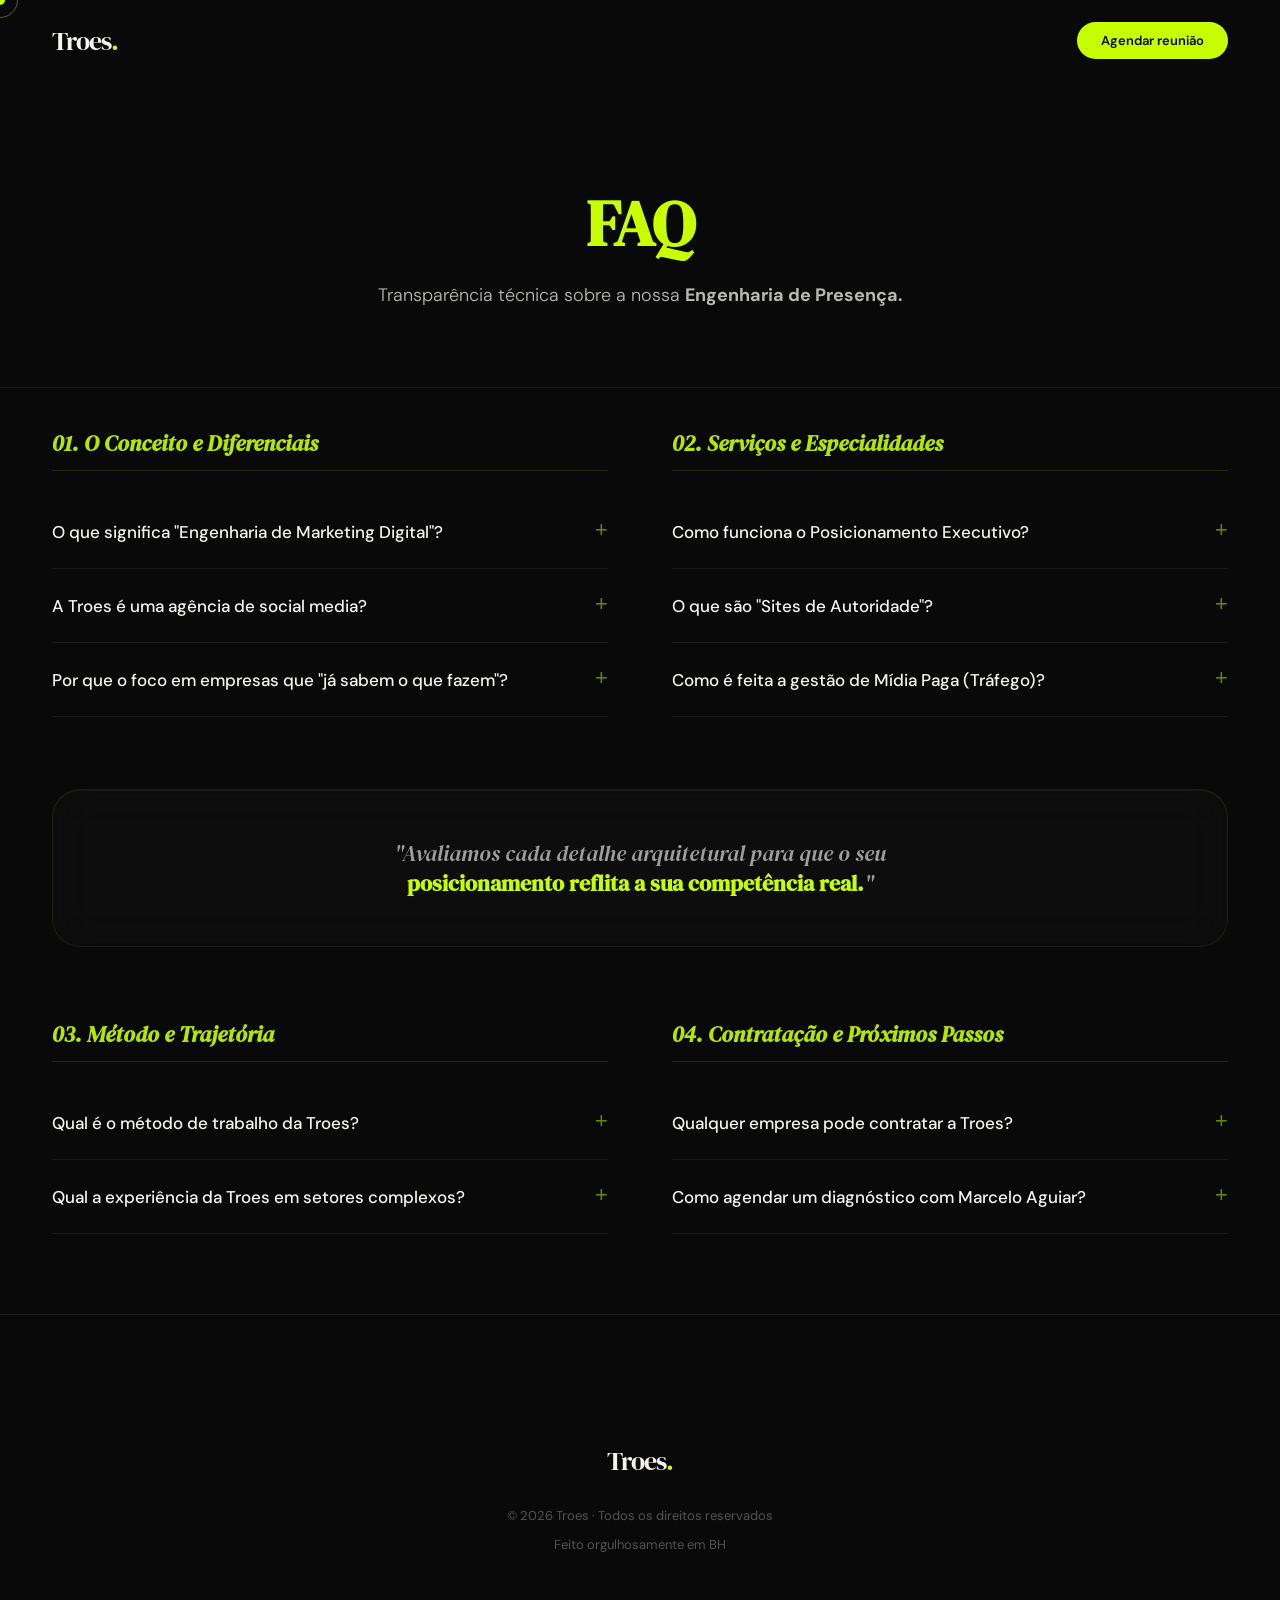
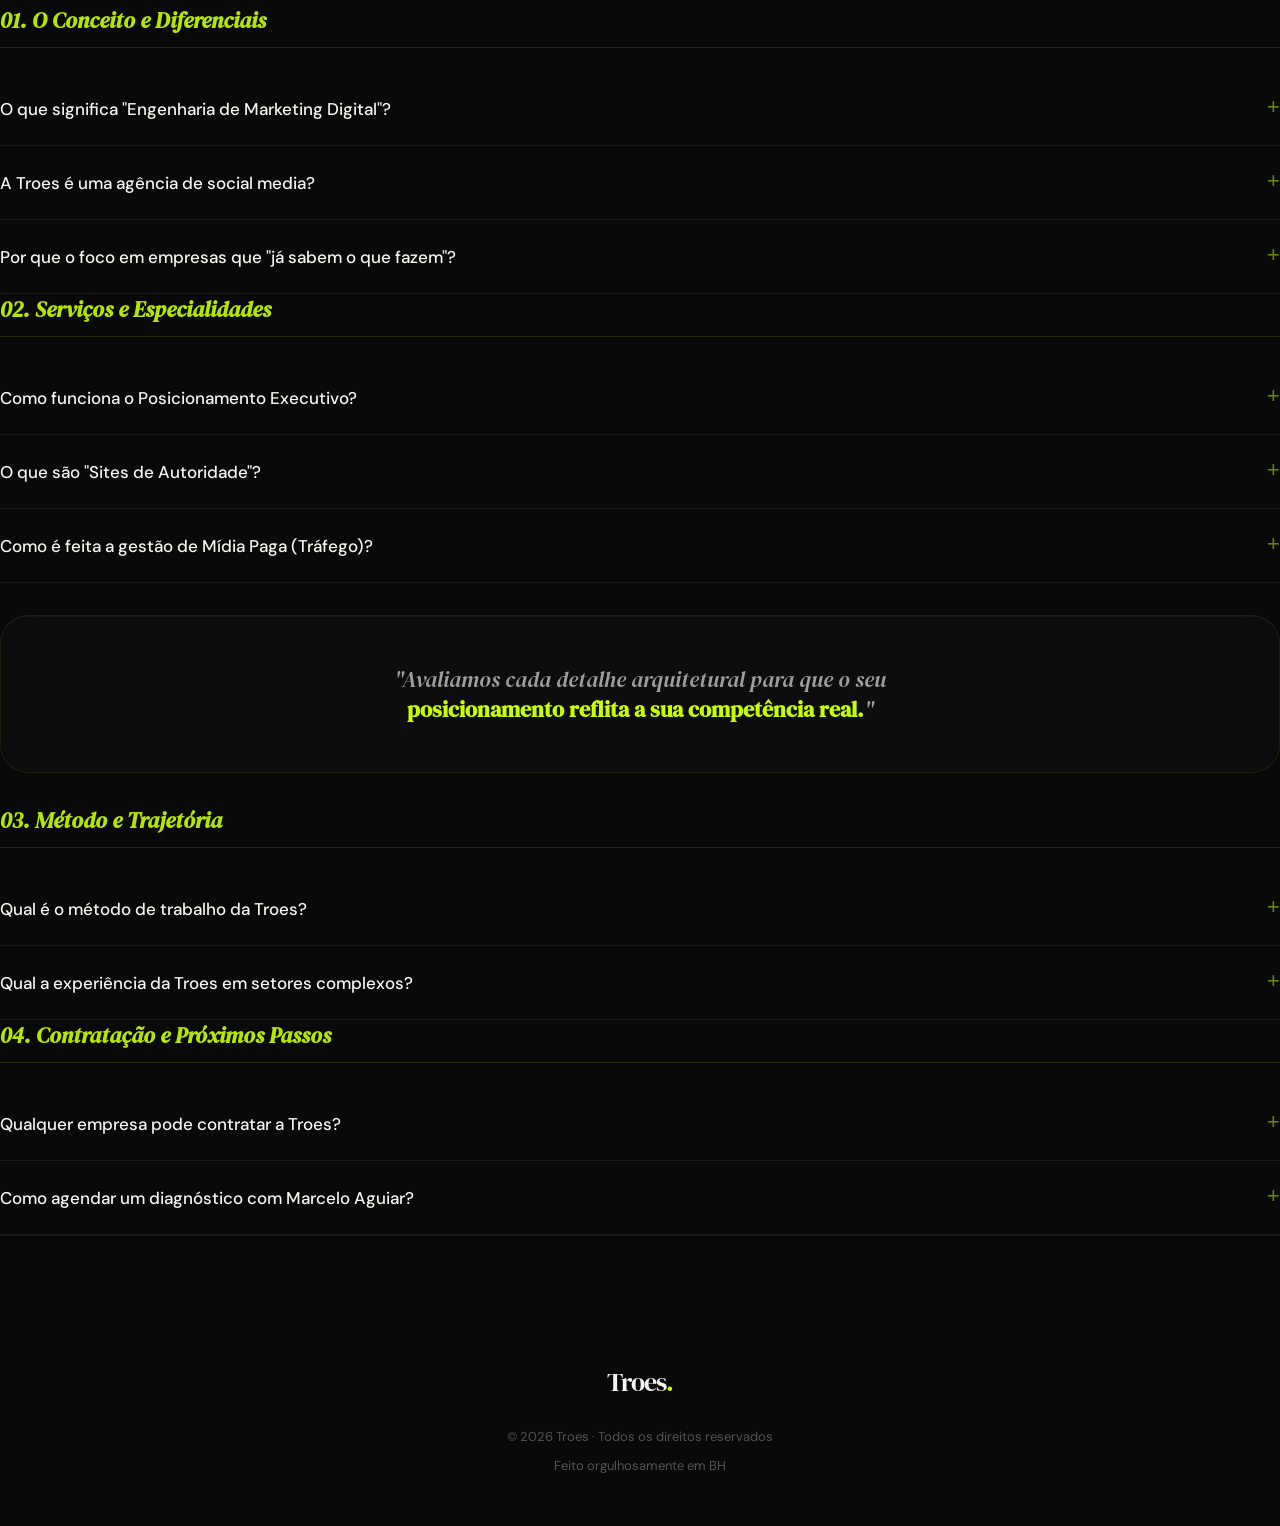
<file: faq.html>
<!DOCTYPE html>
<html lang="pt-BR">
<head>
<meta charset="UTF-8">
<meta property="og:type" content="website">
<meta property="og:url" content="https://www.troes.com.br/faq.html">
<meta property="og:title" content="FAQ | Troes — Engenharia de Marketing Digital">
<meta property="og:description" content="Perguntas frequentes sobre a metodologia de Engenharia de Presença, serviços e contratação da Troes.">
<meta property="og:image" content="https://www.troes.com.br/og-image.jpg">  
<meta name="viewport" content="width=device-width, initial-scale=1.0">
<title>FAQ | Troes - Engenharia de Marketing Digital</title>
<meta name="description" content="Perguntas frequentes sobre a Engenharia de Marketing Digital, método de trabalho, serviços e contratação da agência Troes.">
<meta name="robots" content="index, follow">
<link rel="preconnect" href="https://fonts.googleapis.com">
<link rel="preconnect" href="https://fonts.gstatic.com" crossorigin>
<link href="https://fonts.googleapis.com/css2?family=DM+Serif+Display:ital@0;1&family=DM+Sans:opsz,wght@9..40,300;9..40,400;9..40,500;9..40,600&display=swap" rel="stylesheet">
<link rel="stylesheet" href="style.css">
</head>
<body>

<a href="#conteudo-principal" class="skip-link">Saltar para o conteúdo principal</a>
<div class="cursor" id="cursor"></div>
<div class="cursor-ring" id="cursorRing"></div>

<nav>
  <a href="index.html" class="nav-logo">Troes<span>.</span></a>
  <a href="https://wa.me/5531999569961" target="_blank" rel="noopener noreferrer" rel="noopener noreferrer" class="nav-cta">Agendar reunião</a>
</nav>

<main id="conteudo-principal">
<header class="page-header reveal">
  <h1 class="page-title">FAQ</h1>
  <p class="page-subtitle">Transparência técnica sobre a nossa <strong>Engenharia de Presença.</strong></p>
</header>

<section class="faq-section" style="border-top: none; padding-top: 40px;">
  <div class="faq-grid">
    
    <div class="faq-category reveal reveal-delay-1">
      <h3 class="faq-category-title">01. O Conceito e Diferenciais</h3>
      
      <div class="faq-item">
        <button class="faq-btn">O que significa "Engenharia de Marketing Digital"? <span class="faq-icon">+</span></button>
        <div class="faq-content">
          <p>Significa que não trabalhamos com pacotes de posts ou métricas de vaidade. Construímos processos estruturados, baseados em diagnóstico e execução precisa, para transformar o marketing em um ativo de crescimento previsível.</p>
        </div>
      </div>

      <div class="faq-item">
        <button class="faq-btn">A Troes é uma agência de social media? <span class="faq-icon">+</span></button>
        <div class="faq-content">
          <p>Não. Somos uma consultoria de engenharia de presença. Nosso foco é construir autoridade digital para empresas e líderes que já possuem excelência técnica, mas que ainda estão "invisíveis" no ambiente digital.</p>
        </div>
      </div>

      <div class="faq-item">
        <button class="faq-btn">Por que o foco em empresas que "já sabem o que fazem"? <span class="faq-icon">+</span></button>
        <div class="faq-content">
          <p>Porque nossa engenharia potencializa resultados reais. Atuamos melhor quando o cliente já possui uma operação sólida e precisa apenas que o mercado perceba seu real valor e autoridade.</p>
        </div>
      </div>
    </div>

    <div class="faq-category reveal">
      <h3 class="faq-category-title">02. Serviços e Especialidades</h3>
      
      <div class="faq-item">
        <button class="faq-btn">Como funciona o Posicionamento Executivo? <span class="faq-icon">+</span></button>
        <div class="faq-content">
          <p>É um serviço estratégico para CEOs e líderes (LinkedIn Ghostwriting). Nós extraímos a sua expertise e a transformamos em conteúdo de alta autoridade, construindo sua marca pessoal sem que você precise gastar horas escrevendo.</p>
        </div>
      </div>

      <div class="faq-item">
        <button class="faq-btn">O que são "Sites de Autoridade"? <span class="faq-icon">+</span></button>
        <div class="faq-content">
          <p>São plataformas desenvolvidas com SEO focado em decisores. O objetivo não é apenas ter um site bonito, mas aparecer exatamente quando o seu cliente ideal está pesquisando por uma solução de alto nível.</p>
        </div>
      </div>

      <div class="faq-item">
        <button class="faq-btn">Como é feita a gestão de Mídia Paga (Tráfego)? <span class="faq-icon">+</span></button>
        <div class="faq-content">
          <p>Trabalhamos com Mídia Paga Consultiva. Isso significa que os anúncios em Meta, Google ou LinkedIn são integrados à estratégia do seu negócio, e não apenas seguindo o que o algoritmo sugere de forma genérica.</p>
        </div>
      </div>
    </div>

    <div class="pain-divider reveal" style="grid-column: 1 / -1; margin: 32px 0;">
      <p>"Avaliamos cada detalhe arquitetural para que o seu <strong>posicionamento reflita a sua competência real.</strong>"</p>
    </div>

    <div class="faq-category reveal">
      <h3 class="faq-category-title">03. Método e Trajetória</h3>
      
      <div class="faq-item">
        <button class="faq-btn">Qual é o método de trabalho da Troes? <span class="faq-icon">+</span></button>
        <div class="faq-content">
          <p>Tudo começa com uma imersão real no seu negócio. Não aplicamos fórmulas prontas em escala; criamos um plano de ação claro e adaptado ao seu mercado e momento atual.</p>
        </div>
      </div>

      <div class="faq-item">
        <button class="faq-btn">Qual a experiência da Troes em setores complexos? <span class="faq-icon">+</span></button>
        <div class="faq-content">
          <p>Nossa base vem de ambientes onde a margem de erro é zero, como a política, a gestão de imagem no futebol e o branding de grandes cervejarias. Esse rigor técnico é o que aplicamos hoje no marketing digital.</p>
        </div>
      </div>
    </div>

    <div class="faq-category reveal reveal-delay-1">
      <h3 class="faq-category-title">04. Contratação e Próximos Passos</h3>
      
      <div class="faq-item">
        <button class="faq-btn">Qualquer empresa pode contratar a Troes? <span class="faq-icon">+</span></button>
        <div class="faq-content">
          <p>Nós selecionamos os projetos com os quais trabalhamos para garantir exclusividade e a entrega de resultados reais. O primeiro passo é sempre uma reunião estratégica ou diagnóstico.</p>
        </div>
      </div>

      <div class="faq-item">
        <button class="faq-btn">Como agendar um diagnóstico com Marcelo Aguiar? <span class="faq-icon">+</span></button>
        <div class="faq-content">
          <p>Você pode solicitar uma consultoria estratégica pontual para mapear seus maiores pontos de alavancagem no digital diretamente pelo nosso WhatsApp.</p>
        </div>
      </div>
    </div>

  </div>
</section>

</main>
<footer>
  <div class="footer-bottom" style="margin-top: 0; padding-top: 40px; justify-content: center; flex-direction: column; gap: 12px;">
    <a href="index.html" class="nav-logo" style="margin-bottom: 16px;">Troes<span>.</span></a>
    <span>© 2026 Troes · Todos os direitos reservados</span>
    <span>Feito orgulhosamente em BH</span>
  </div>
</footer>

<script src="script.js"></script>
</body>
</html>    <div class="faq-category reveal reveal-delay-1">
      <h3 class="faq-category-title">01. O Conceito e Diferenciais</h3>
      
      <div class="faq-item">
        <button class="faq-btn">O que significa "Engenharia de Marketing Digital"? <span class="faq-icon">+</span></button>
        <div class="faq-content">
          <p>Significa que não trabalhamos com pacotes de posts ou métricas de vaidade. Construímos processos estruturados, baseados em diagnóstico e execução precisa, para transformar o marketing em um ativo de crescimento previsível.</p>
        </div>
      </div>

      <div class="faq-item">
        <button class="faq-btn">A Troes é uma agência de social media? <span class="faq-icon">+</span></button>
        <div class="faq-content">
          <p>Não. Somos uma consultoria de engenharia de presença. Nosso foco é construir autoridade digital para empresas e líderes que já possuem excelência técnica, mas que ainda estão "invisíveis" no ambiente digital.</p>
        </div>
      </div>

      <div class="faq-item">
        <button class="faq-btn">Por que o foco em empresas que "já sabem o que fazem"? <span class="faq-icon">+</span></button>
        <div class="faq-content">
          <p>Porque nossa engenharia potencializa resultados reais. Atuamos melhor quando o cliente já possui uma operação sólida e precisa apenas que o mercado perceba seu real valor e autoridade.</p>
        </div>
      </div>
    </div>

    <div class="faq-category reveal">
      <h3 class="faq-category-title">02. Serviços e Especialidades</h3>
      
      <div class="faq-item">
        <button class="faq-btn">Como funciona o Posicionamento Executivo? <span class="faq-icon">+</span></button>
        <div class="faq-content">
          <p>É um serviço estratégico para CEOs e líderes (LinkedIn Ghostwriting). Nós extraímos a sua expertise e a transformamos em conteúdo de alta autoridade, construindo sua marca pessoal sem que você precise gastar horas escrevendo.</p>
        </div>
      </div>

      <div class="faq-item">
        <button class="faq-btn">O que são "Sites de Autoridade"? <span class="faq-icon">+</span></button>
        <div class="faq-content">
          <p>São plataformas desenvolvidas com SEO focado em decisores. O objetivo não é apenas ter um site bonito, mas aparecer exatamente quando o seu cliente ideal está pesquisando por uma solução de alto nível.</p>
        </div>
      </div>

      <div class="faq-item">
        <button class="faq-btn">Como é feita a gestão de Mídia Paga (Tráfego)? <span class="faq-icon">+</span></button>
        <div class="faq-content">
          <p>Trabalhamos com Mídia Paga Consultiva. Isso significa que os anúncios em Meta, Google ou LinkedIn são integrados à estratégia do seu negócio, e não apenas seguindo o que o algoritmo sugere de forma genérica.</p>
        </div>
      </div>
    </div>

    <div class="pain-divider reveal" style="grid-column: 1 / -1; margin: 32px 0;">
      <p>"Avaliamos cada detalhe arquitetural para que o seu <strong>posicionamento reflita a sua competência real.</strong>"</p>
    </div>

    <div class="faq-category reveal">
      <h3 class="faq-category-title">03. Método e Trajetória</h3>
      
      <div class="faq-item">
        <button class="faq-btn">Qual é o método de trabalho da Troes? <span class="faq-icon">+</span></button>
        <div class="faq-content">
          <p>Tudo começa com uma imersão real no seu negócio. Não aplicamos fórmulas prontas em escala; criamos um plano de ação claro e adaptado ao seu mercado e momento atual.</p>
        </div>
      </div>

      <div class="faq-item">
        <button class="faq-btn">Qual a experiência da Troes em setores complexos? <span class="faq-icon">+</span></button>
        <div class="faq-content">
          <p>Nossa base vem de ambientes onde a margem de erro é zero, como a política, a gestão de imagem no futebol e o branding de grandes cervejarias. Esse rigor técnico é o que aplicamos hoje no marketing digital.</p>
        </div>
      </div>
    </div>

    <div class="faq-category reveal reveal-delay-1">
      <h3 class="faq-category-title">04. Contratação e Próximos Passos</h3>
      
      <div class="faq-item">
        <button class="faq-btn">Qualquer empresa pode contratar a Troes? <span class="faq-icon">+</span></button>
        <div class="faq-content">
          <p>Nós selecionamos os projetos com os quais trabalhamos para garantir exclusividade e a entrega de resultados reais. O primeiro passo é sempre uma reunião estratégica ou diagnóstico.</p>
        </div>
      </div>

      <div class="faq-item">
        <button class="faq-btn">Como agendar um diagnóstico com Marcelo Aguiar? <span class="faq-icon">+</span></button>
        <div class="faq-content">
          <p>Você pode solicitar uma consultoria estratégica pontual para mapear seus maiores pontos de alavancagem no digital diretamente pelo nosso WhatsApp.</p>
        </div>
      </div>
    </div>

  </div>
</section>

<footer>
  <div class="footer-bottom" style="margin-top: 0; padding-top: 40px; justify-content: center; flex-direction: column; gap: 12px;">
    <a href="index.html" class="nav-logo" style="margin-bottom: 16px;">Troes<span>.</span></a>
    <span>© 2026 Troes · Todos os direitos reservados</span>
    <span>Feito orgulhosamente em BH</span>
  </div>
</footer>

<script src="script.js"></script>
</body>
</html>
</file>
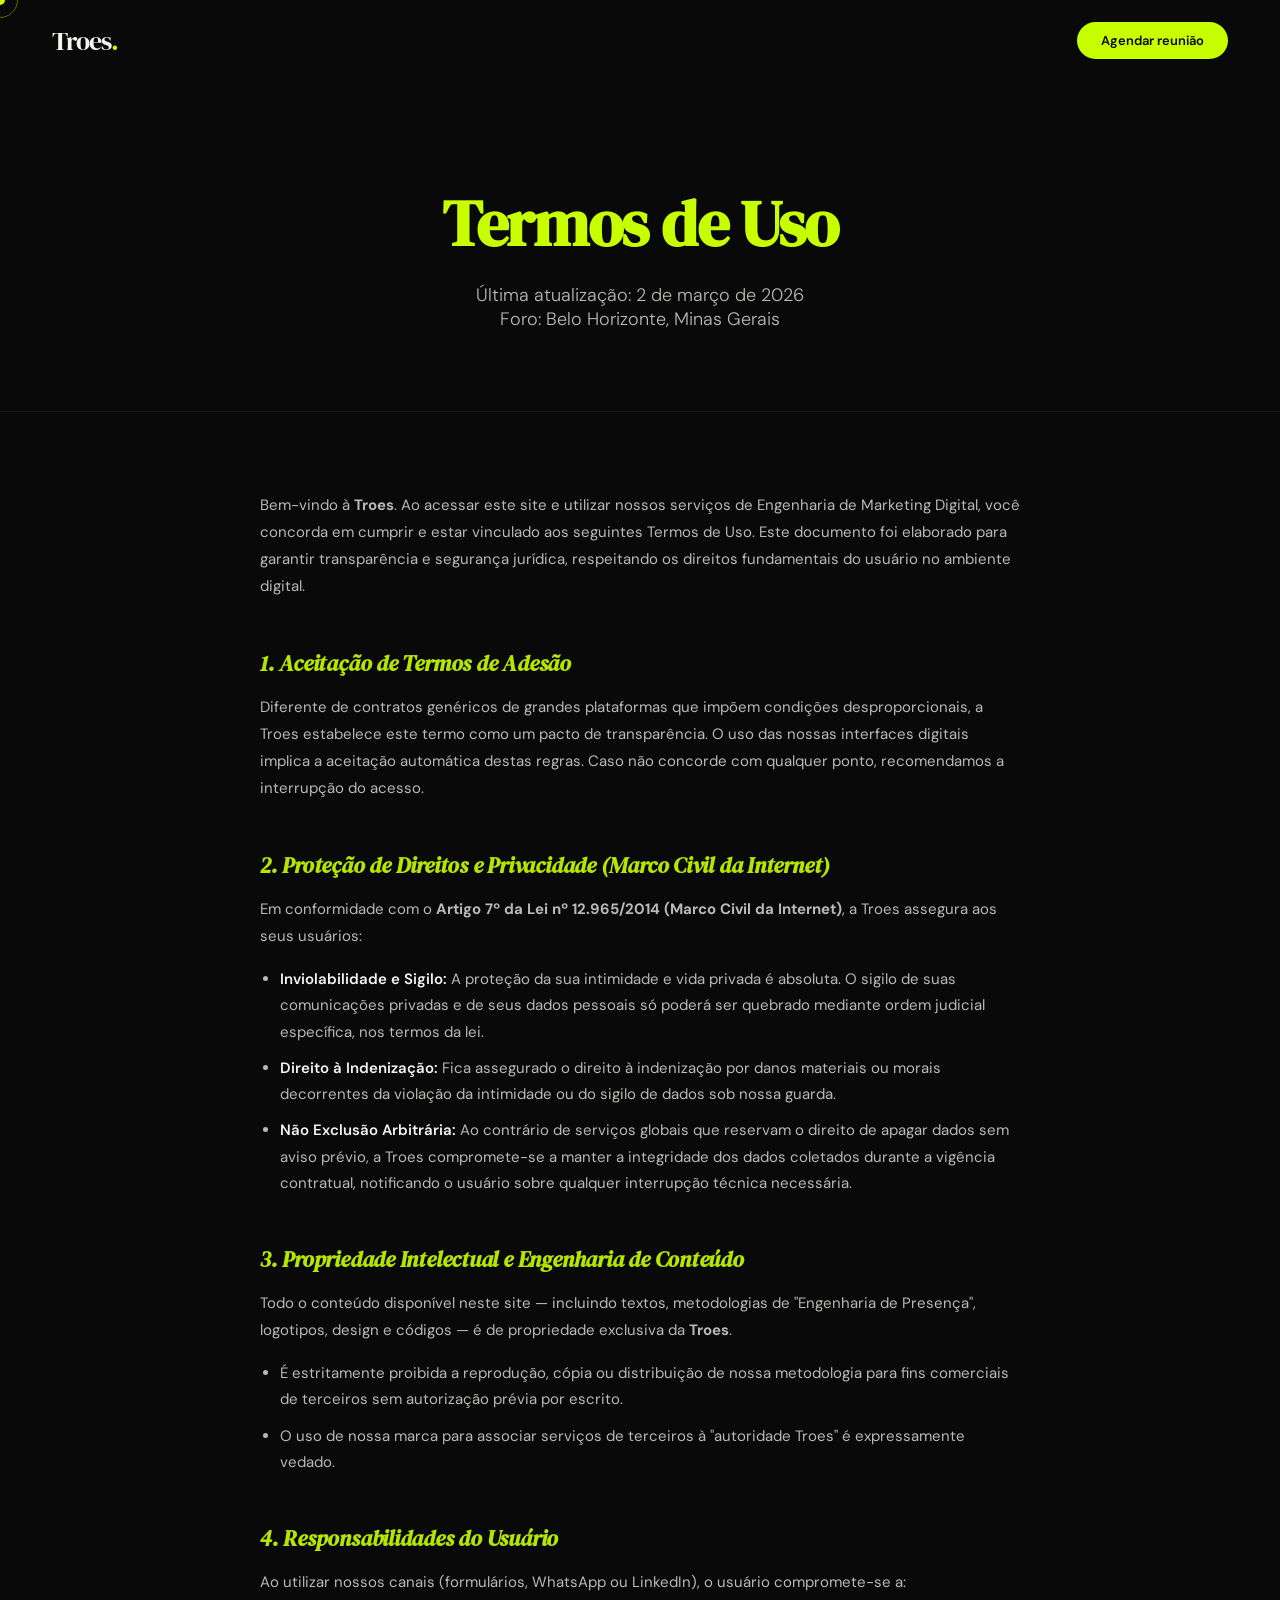
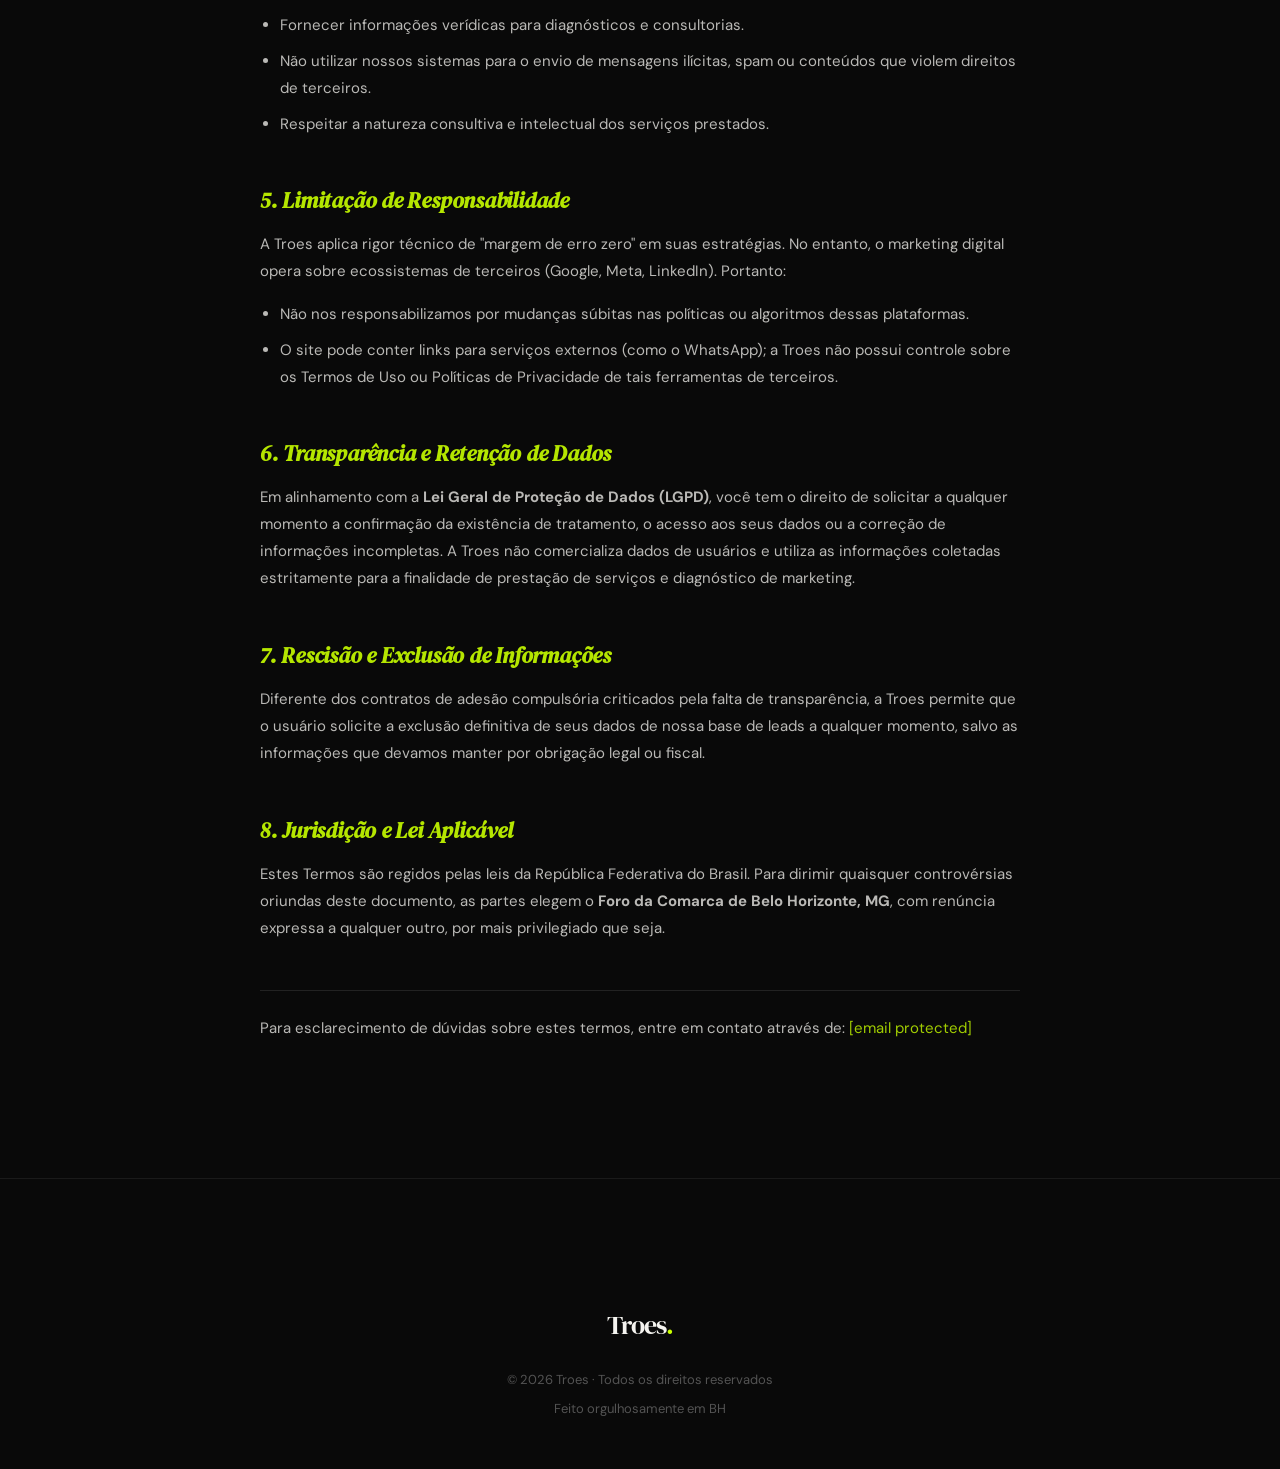
<file: politica.html>
<!DOCTYPE html>
<html lang="pt-BR">
<head>
<meta charset="UTF-8">
<meta property="og:type" content="website">
<meta property="og:url" content="https://www.troes.com.br/termo.html">
<meta property="og:title" content="Termos de Uso | Troes — Engenharia de Marketing Digital">
<meta property="og:description" content="Termos de Uso e condições de prestação de serviços da Troes — Engenharia de Marketing Digital.">
<meta property="og:image" content="https://www.troes.com.br/og-image.jpg">
<title>Termos de Uso | Troes - Engenharia de Marketing Digital</title>
<meta name="description" content="Termos de Uso e condições de prestação de serviços da Troes - Engenharia de Marketing Digital.">
<meta name="robots" content="noindex, follow"> <link rel="preconnect" href="https://fonts.googleapis.com">
<link rel="preconnect" href="https://fonts.gstatic.com" crossorigin>
<link href="https://fonts.googleapis.com/css2?family=DM+Serif+Display:ital@0;1&family=DM+Sans:opsz,wght@9..40,300;9..40,400;9..40,500;9..40,600&display=swap" rel="stylesheet">
<link rel="stylesheet" href="style.css">
</head>
<body>

<a href="#conteudo-principal" class="skip-link">Saltar para o conteúdo principal</a>
<div class="cursor" id="cursor"></div>
<div class="cursor-ring" id="cursorRing"></div>

<nav>
  <a href="index.html" class="nav-logo">Troes<span>.</span></a>
  <a href="https://wa.me/5531999569961" target="_blank" rel="noopener noreferrer" rel="noopener noreferrer" class="nav-cta">Agendar reunião</a>
</nav>

<main id="conteudo-principal">
<header class="page-header reveal">
  <h1 class="page-title">Termos de Uso</h1>
  <p class="page-subtitle">Última atualização: 2 de março de 2026<br>Foro: Belo Horizonte, Minas Gerais</p>
</header>

<section class="text-content-section">
  <div class="text-container reveal reveal-delay-1">
    
    <p>Bem-vindo à <strong>Troes</strong>. Ao acessar este site e utilizar nossos serviços de Engenharia de Marketing Digital, você concorda em cumprir e estar vinculado aos seguintes Termos de Uso. Este documento foi elaborado para garantir transparência e segurança jurídica, respeitando os direitos fundamentais do usuário no ambiente digital.</p>

    <h2>1. Aceitação de Termos de Adesão</h2>
    <p>Diferente de contratos genéricos de grandes plataformas que impõem condições desproporcionais, a Troes estabelece este termo como um pacto de transparência. O uso das nossas interfaces digitais implica a aceitação automática destas regras. Caso não concorde com qualquer ponto, recomendamos a interrupção do acesso.</p>

    <h2>2. Proteção de Direitos e Privacidade (Marco Civil da Internet)</h2>
    <p>Em conformidade com o <strong>Artigo 7º da Lei nº 12.965/2014 (Marco Civil da Internet)</strong>, a Troes assegura aos seus usuários:</p>
    <ul>
      <li><strong>Inviolabilidade e Sigilo:</strong> A proteção da sua intimidade e vida privada é absoluta. O sigilo de suas comunicações privadas e de seus dados pessoais só poderá ser quebrado mediante ordem judicial específica, nos termos da lei.</li>
      <li><strong>Direito à Indenização:</strong> Fica assegurado o direito à indenização por danos materiais ou morais decorrentes da violação da intimidade ou do sigilo de dados sob nossa guarda.</li>
      <li><strong>Não Exclusão Arbitrária:</strong> Ao contrário de serviços globais que reservam o direito de apagar dados sem aviso prévio, a Troes compromete-se a manter a integridade dos dados coletados durante a vigência contratual, notificando o usuário sobre qualquer interrupção técnica necessária.</li>
    </ul>

    <h2>3. Propriedade Intelectual e Engenharia de Conteúdo</h2>
    <p>Todo o conteúdo disponível neste site — incluindo textos, metodologias de "Engenharia de Presença", logotipos, design e códigos — é de propriedade exclusiva da <strong>Troes</strong>.</p>
    <ul>
      <li>É estritamente proibida a reprodução, cópia ou distribuição de nossa metodologia para fins comerciais de terceiros sem autorização prévia por escrito.</li>
      <li>O uso de nossa marca para associar serviços de terceiros à "autoridade Troes" é expressamente vedado.</li>
    </ul>

    <h2>4. Responsabilidades do Usuário</h2>
    <p>Ao utilizar nossos canais (formulários, WhatsApp ou LinkedIn), o usuário compromete-se a:</p>
    <ul>
      <li>Fornecer informações verídicas para diagnósticos e consultorias.</li>
      <li>Não utilizar nossos sistemas para o envio de mensagens ilícitas, spam ou conteúdos que violem direitos de terceiros.</li>
      <li>Respeitar a natureza consultiva e intelectual dos serviços prestados.</li>
    </ul>

    <h2>5. Limitação de Responsabilidade</h2>
    <p>A Troes aplica rigor técnico de "margem de erro zero" em suas estratégias. No entanto, o marketing digital opera sobre ecossistemas de terceiros (Google, Meta, LinkedIn). Portanto:</p>
    <ul>
      <li>Não nos responsabilizamos por mudanças súbitas nas políticas ou algoritmos dessas plataformas.</li>
      <li>O site pode conter links para serviços externos (como o WhatsApp); a Troes não possui controle sobre os Termos de Uso ou Políticas de Privacidade de tais ferramentas de terceiros.</li>
    </ul>

    <h2>6. Transparência e Retenção de Dados</h2>
    <p>Em alinhamento com a <strong>Lei Geral de Proteção de Dados (LGPD)</strong>, você tem o direito de solicitar a qualquer momento a confirmação da existência de tratamento, o acesso aos seus dados ou a correção de informações incompletas. A Troes não comercializa dados de usuários e utiliza as informações coletadas estritamente para a finalidade de prestação de serviços e diagnóstico de marketing.</p>

    <h2>7. Rescisão e Exclusão de Informações</h2>
    <p>Diferente dos contratos de adesão compulsória criticados pela falta de transparência, a Troes permite que o usuário solicite a exclusão definitiva de seus dados de nossa base de leads a qualquer momento, salvo as informações que devamos manter por obrigação legal ou fiscal.</p>

    <h2>8. Jurisdição e Lei Aplicável</h2>
    <p>Estes Termos são regidos pelas leis da República Federativa do Brasil. Para dirimir quaisquer controvérsias oriundas deste documento, as partes elegem o <strong>Foro da Comarca de Belo Horizonte, MG</strong>, com renúncia expressa a qualquer outro, por mais privilegiado que seja.</p>

    <p style="margin-top: 48px; border-top: 1px solid rgba(255,255,255,0.1); padding-top: 24px;">
      Para esclarecimento de dúvidas sobre estes termos, entre em contato através de: <a href="/cdn-cgi/l/email-protection#197a76776d786d76596d6b767c6a377a7674377b6b" style="color: var(--accent); text-decoration: none;"><span class="__cf_email__" data-cfemail="d6b5b9b8a2b7a2b996a2a4b9b3a5f8b5b9bbf8b4a4">[email&#160;protected]</span></a>
    </p>

  </div>
</section>

</main>
<footer>
  <div class="footer-bottom" style="margin-top: 0; padding-top: 40px; justify-content: center; flex-direction: column; gap: 12px;">
    <a href="index.html" class="nav-logo" style="margin-bottom: 16px;">Troes<span>.</span></a>
    <span>© 2026 Troes · Todos os direitos reservados</span>
    <span>Feito orgulhosamente em BH</span>
  </div>
</footer>

<script src="script.js"></script>
</body>
</html>
</file>
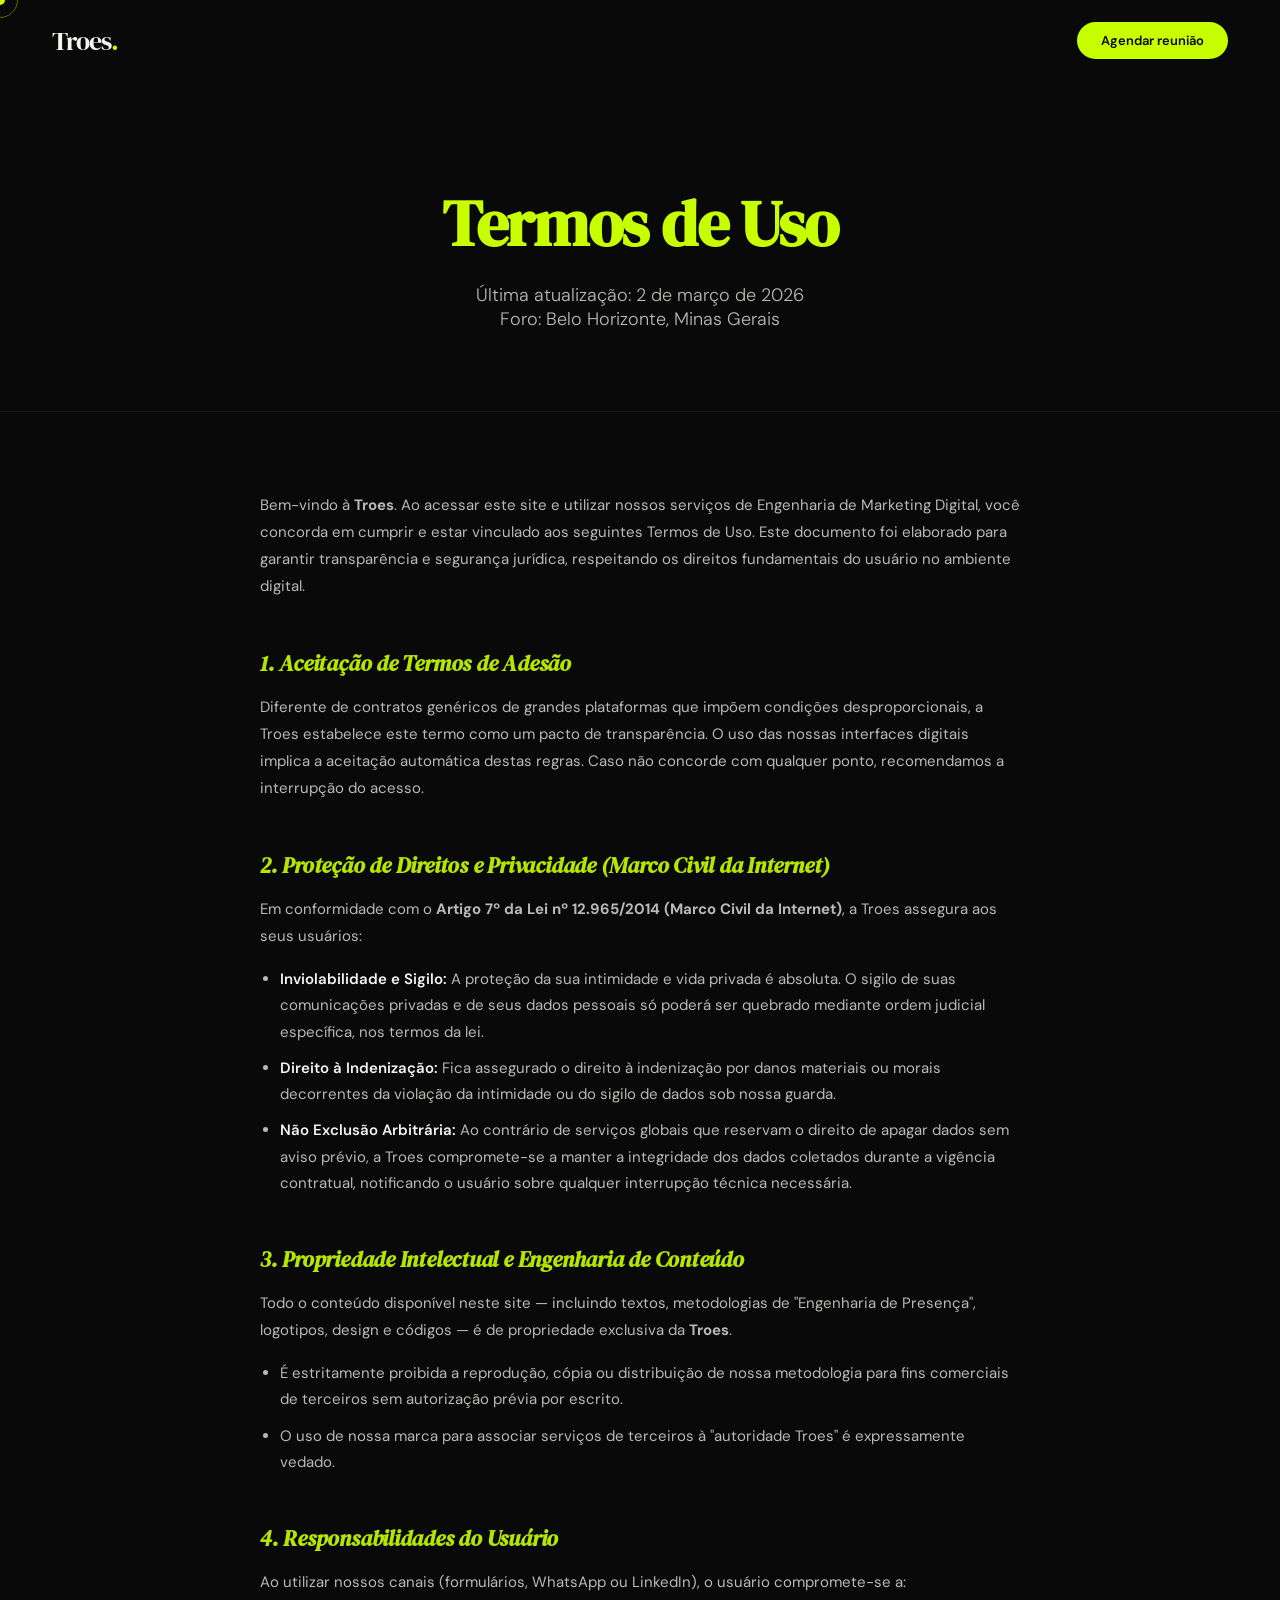
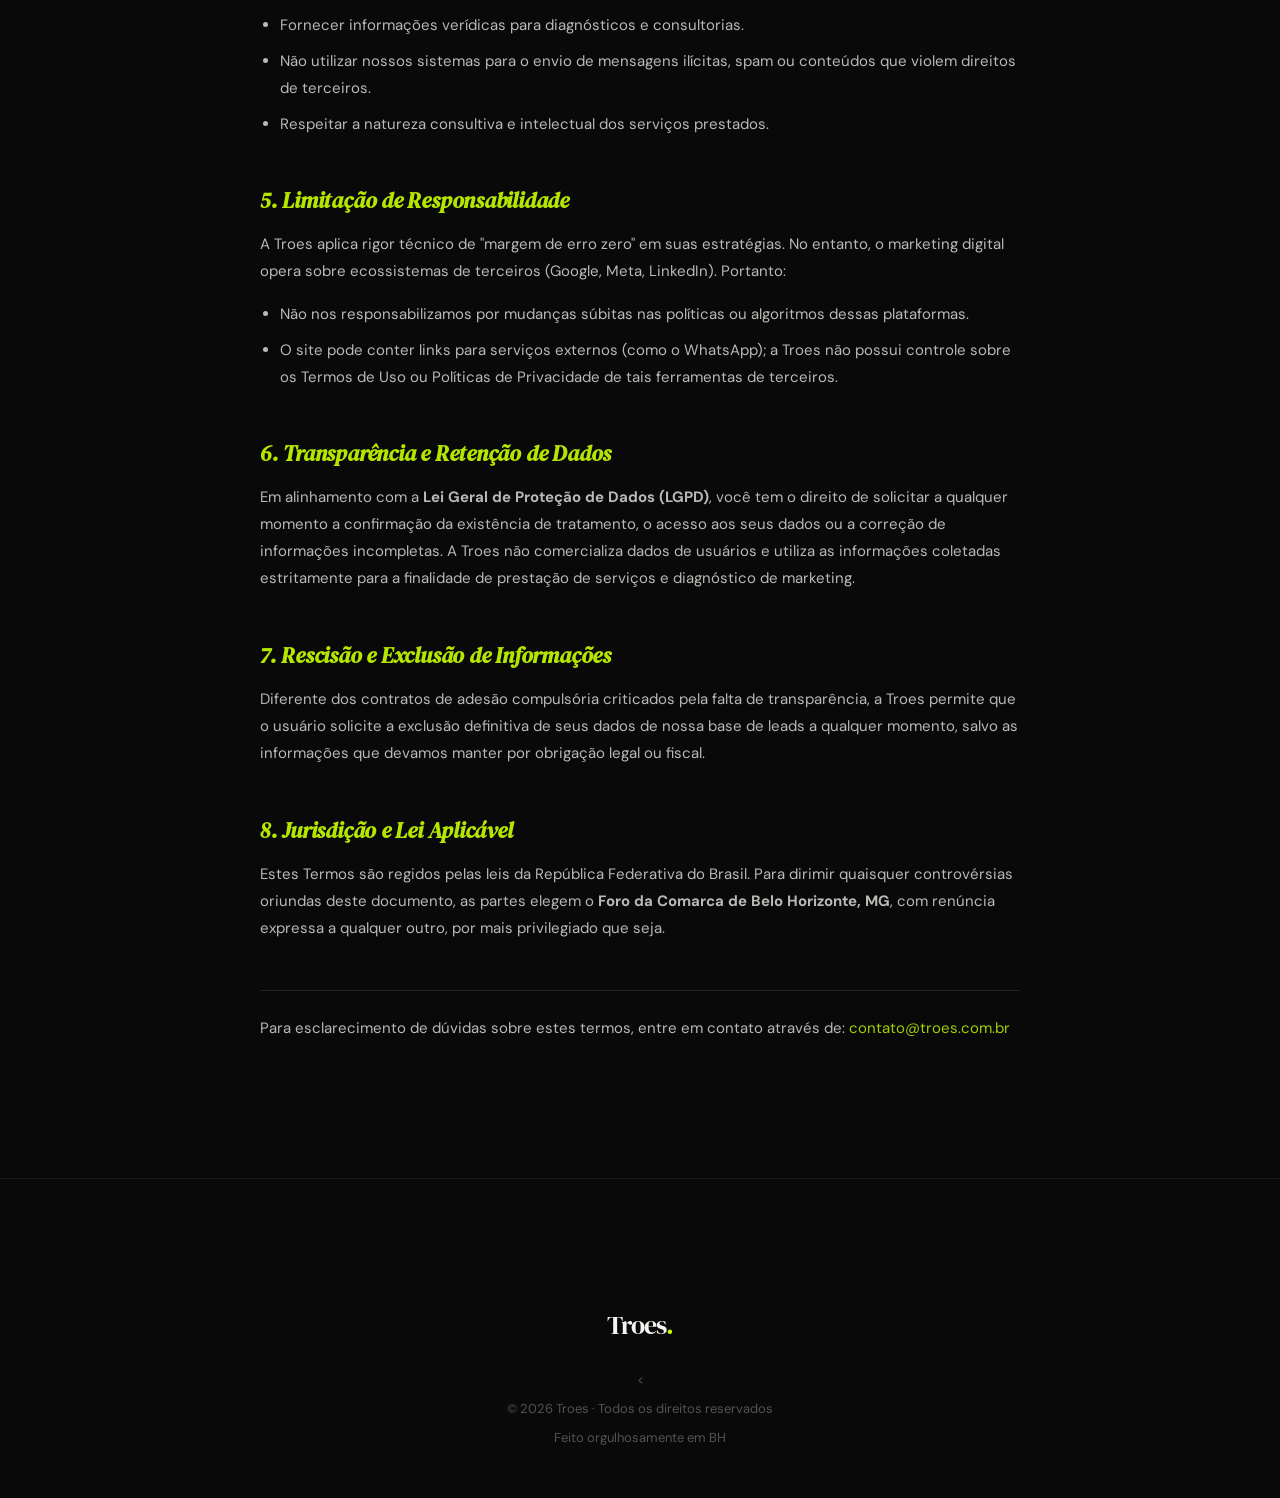
<file: termo.html>
<!DOCTYPE html>
<html lang="pt-BR">
<head>
<meta charset="UTF-8">
<meta property="og:type" content="website">
<meta property="og:url" content="https://www.troes.com.br/termo.html">
<meta property="og:title" content="Termos de Uso | Troes — Engenharia de Marketing Digital">
<meta property="og:description" content="Termos de Uso e condições de prestação de serviços da Troes — Engenharia de Marketing Digital.">
<meta property="og:image" content="https://www.troes.com.br/og-image.jpg">
<title>Termos de Uso | Troes - Engenharia de Marketing Digital</title>
<meta name="description" content="Termos de Uso e condições de prestação de serviços da Troes - Engenharia de Marketing Digital.">
<meta name="robots" content="noindex, follow"> <link rel="preconnect" href="https://fonts.googleapis.com">
<link rel="preconnect" href="https://fonts.gstatic.com" crossorigin>
<link href="https://fonts.googleapis.com/css2?family=DM+Serif+Display:ital@0;1&family=DM+Sans:opsz,wght@9..40,300;9..40,400;9..40,500;9..40,600&display=swap" rel="stylesheet">
<link rel="stylesheet" href="style.css">
</head>
<body>

<a href="#conteudo-principal" class="skip-link">Saltar para o conteúdo principal</a>
<div class="cursor" id="cursor"></div>
<div class="cursor-ring" id="cursorRing"></div>

<nav>
  <a href="index.html" class="nav-logo">Troes<span>.</span></a>
  <a href="https://wa.me/5531999569961" target="_blank" rel="noopener noreferrer" rel="noopener noreferrer" class="nav-cta">Agendar reunião</a>
</nav>

<main id="conteudo-principal">
<header class="page-header reveal">
  <h1 class="page-title">Termos de Uso</h1>
  <p class="page-subtitle">Última atualização: 2 de março de 2026<br>Foro: Belo Horizonte, Minas Gerais</p>
</header>

<section class="text-content-section">
  <div class="text-container reveal reveal-delay-1">
    
    <p>Bem-vindo à <strong>Troes</strong>. Ao acessar este site e utilizar nossos serviços de Engenharia de Marketing Digital, você concorda em cumprir e estar vinculado aos seguintes Termos de Uso. Este documento foi elaborado para garantir transparência e segurança jurídica, respeitando os direitos fundamentais do usuário no ambiente digital.</p>

    <h2>1. Aceitação de Termos de Adesão</h2>
    <p>Diferente de contratos genéricos de grandes plataformas que impõem condições desproporcionais, a Troes estabelece este termo como um pacto de transparência. O uso das nossas interfaces digitais implica a aceitação automática destas regras. Caso não concorde com qualquer ponto, recomendamos a interrupção do acesso.</p>

    <h2>2. Proteção de Direitos e Privacidade (Marco Civil da Internet)</h2>
    <p>Em conformidade com o <strong>Artigo 7º da Lei nº 12.965/2014 (Marco Civil da Internet)</strong>, a Troes assegura aos seus usuários:</p>
    <ul>
      <li><strong>Inviolabilidade e Sigilo:</strong> A proteção da sua intimidade e vida privada é absoluta. O sigilo de suas comunicações privadas e de seus dados pessoais só poderá ser quebrado mediante ordem judicial específica, nos termos da lei.</li>
      <li><strong>Direito à Indenização:</strong> Fica assegurado o direito à indenização por danos materiais ou morais decorrentes da violação da intimidade ou do sigilo de dados sob nossa guarda.</li>
      <li><strong>Não Exclusão Arbitrária:</strong> Ao contrário de serviços globais que reservam o direito de apagar dados sem aviso prévio, a Troes compromete-se a manter a integridade dos dados coletados durante a vigência contratual, notificando o usuário sobre qualquer interrupção técnica necessária.</li>
    </ul>

    <h2>3. Propriedade Intelectual e Engenharia de Conteúdo</h2>
    <p>Todo o conteúdo disponível neste site — incluindo textos, metodologias de "Engenharia de Presença", logotipos, design e códigos — é de propriedade exclusiva da <strong>Troes</strong>.</p>
    <ul>
      <li>É estritamente proibida a reprodução, cópia ou distribuição de nossa metodologia para fins comerciais de terceiros sem autorização prévia por escrito.</li>
      <li>O uso de nossa marca para associar serviços de terceiros à "autoridade Troes" é expressamente vedado.</li>
    </ul>

    <h2>4. Responsabilidades do Usuário</h2>
    <p>Ao utilizar nossos canais (formulários, WhatsApp ou LinkedIn), o usuário compromete-se a:</p>
    <ul>
      <li>Fornecer informações verídicas para diagnósticos e consultorias.</li>
      <li>Não utilizar nossos sistemas para o envio de mensagens ilícitas, spam ou conteúdos que violem direitos de terceiros.</li>
      <li>Respeitar a natureza consultiva e intelectual dos serviços prestados.</li>
    </ul>

    <h2>5. Limitação de Responsabilidade</h2>
    <p>A Troes aplica rigor técnico de "margem de erro zero" em suas estratégias. No entanto, o marketing digital opera sobre ecossistemas de terceiros (Google, Meta, LinkedIn). Portanto:</p>
    <ul>
      <li>Não nos responsabilizamos por mudanças súbitas nas políticas ou algoritmos dessas plataformas.</li>
      <li>O site pode conter links para serviços externos (como o WhatsApp); a Troes não possui controle sobre os Termos de Uso ou Políticas de Privacidade de tais ferramentas de terceiros.</li>
    </ul>

    <h2>6. Transparência e Retenção de Dados</h2>
    <p>Em alinhamento com a <strong>Lei Geral de Proteção de Dados (LGPD)</strong>, você tem o direito de solicitar a qualquer momento a confirmação da existência de tratamento, o acesso aos seus dados ou a correção de informações incompletas. A Troes não comercializa dados de usuários e utiliza as informações coletadas estritamente para a finalidade de prestação de serviços e diagnóstico de marketing.</p>

    <h2>7. Rescisão e Exclusão de Informações</h2>
    <p>Diferente dos contratos de adesão compulsória criticados pela falta de transparência, a Troes permite que o usuário solicite a exclusão definitiva de seus dados de nossa base de leads a qualquer momento, salvo as informações que devamos manter por obrigação legal ou fiscal.</p>

    <h2>8. Jurisdição e Lei Aplicável</h2>
    <p>Estes Termos são regidos pelas leis da República Federativa do Brasil. Para dirimir quaisquer controvérsias oriundas deste documento, as partes elegem o <strong>Foro da Comarca de Belo Horizonte, MG</strong>, com renúncia expressa a qualquer outro, por mais privilegiado que seja.</p>

    <p style="margin-top: 48px; border-top: 1px solid rgba(255,255,255,0.1); padding-top: 24px;">
      Para esclarecimento de dúvidas sobre estes termos, entre em contato através de: <a href="mailto:marcelo.aguiar@troes.com.br" style="color: var(--accent); text-decoration: none;">contato@troes.com.br</a>
    </p>

  </div>
</section>

</main>
<footer>
  <div class="footer-bottom" style="margin-top: 0; padding-top: 40px; justify-content: center; flex-direction: column; gap: 12px;">
    <a href="index.html" class="nav-logo" style="margin-bottom: 16px;">Troes<span>.</span></a>
    <<span>© 2026 Troes · Todos os direitos reservados</span>
    <span>Feito orgulhosamente em BH</span>
  </div>
</footer>

<script src="script.js"></script>
</body>
</html>
</file>
<file: style.css>
*, *::before, *::after { box-sizing: border-box; margin: 0; padding: 0; }

:root {
  --black: #090909;
  --white: #f5f4f0;
  --cream: #f0ede6;
  --accent: #c8ff00;
  --accent-dim: rgba(200,255,0,.5);
  --green-dark: #0d1500;
  --green-mid: #111e00;
  --green-card: #131f00;
  --green-light: #d6f566;
  --green-pale: #e8faa0;
  --green-border: rgba(200,255,0,0.1);
  --border: rgba(255,255,255,0.07);
  /* Contraste aumentado de 0.42 para 0.75 para melhor leitura */
  --text-muted: rgba(245,244,240,0.75);
}

html { scroll-behavior: smooth; }

body {
  font-family: 'DM Sans', sans-serif;
  background: var(--black);
  color: var(--white);
  overflow-x: hidden;
  cursor: none;
}

/* CURSOR OTIMIZADO (Sem Reflow) */
  .cursor {
    position: fixed; top: 0; left: 0; width: 10px; height: 10px;
    background: var(--accent); border-radius: 50%;
    pointer-events: none; z-index: 9999;
    /* Retiramos a transição do transform para não conflitar com o JS */
    transition: width .3s, height .3s;
    will-change: transform;
  }
  .cursor-ring {
    position: fixed; top: 0; left: 0; width: 36px; height: 36px;
    border: 1.5px solid rgba(200,255,0,.4);
    border-radius: 50%; pointer-events: none; z-index: 9998;
    transition: width .3s, height .3s;
    will-change: transform;
  }

/* NAV */
nav {
  position: fixed; top: 0; left: 0; right: 0; z-index: 100;
  display: flex; align-items: center; justify-content: space-between;
  padding: 22px 52px;
  border-bottom: 1px solid transparent;
  background: transparent;
  transition: all .4s cubic-bezier(.4,0,.2,1);
}
nav.scrolled {
  top: 16px;
  left: 50%;
  right: auto;
  transform: translateX(-50%);
  width: max-content;
  padding: 12px 20px 12px 28px;
  gap: 32px;
  border-radius: 100px;
  border: 1px solid rgba(255,255,255,.1);
  backdrop-filter: blur(24px);
  background: rgba(9,9,9,.82);
  box-shadow: 0 8px 40px rgba(0,0,0,.5);
}
.nav-logo {
  font-family: 'DM Serif Display', serif;
  font-size: 26px; letter-spacing: -1px;
  color: var(--white); text-decoration: none;
  transition: font-size .3s;
}
.nav-logo span { color: var(--accent); }
.nav-cta {
  background: var(--accent) !important; color: var(--black) !important;
  padding: 10px 24px; border-radius: 100px;
  font-weight: 600 !important; font-size: 13px !important; text-decoration: none;
  transition: transform .2s, box-shadow .2s, padding .3s !important;
  white-space: nowrap;
}
nav.scrolled .nav-cta { padding: 8px 20px !important; font-size: 12px !important; }
.nav-cta:hover {
  transform: translateY(-2px) !important;
  box-shadow: 0 8px 28px rgba(200,255,0,.28) !important;
}

/* HERO */
.hero {
  min-height: 100vh; display: flex; flex-direction: column;
  justify-content: flex-end; padding: 160px 52px 100px;
  position: relative; overflow: hidden;
}
.hero-bg {
  position: absolute; inset: 0;
  background:
    radial-gradient(ellipse 60% 50% at 72% 22%, rgba(200,255,0,.06) 0%, transparent 58%),
    radial-gradient(ellipse 35% 35% at 12% 80%, rgba(200,255,0,.04) 0%, transparent 55%);
}
.hero-grid {
  position: absolute; inset: 0;
  background-image:
    linear-gradient(rgba(255,255,255,.02) 1px, transparent 1px),
    linear-gradient(90deg, rgba(255,255,255,.02) 1px, transparent 1px);
  background-size: 72px 72px;
  mask-image: radial-gradient(ellipse at 60% 40%, black 20%, transparent 70%);
}
.hero-label {
  font-size: 11px; letter-spacing: .18em; text-transform: uppercase;
  color: var(--text-muted); margin-bottom: 32px;
  display: flex; align-items: center; gap: 14px; position: relative;
}
.hero-label::before {
  content: ''; display: block; width: 36px; height: 1px;
  background: var(--accent);
  box-shadow: 0 0 4px var(--accent), 0 0 12px var(--accent), 0 0 24px rgba(200,255,0,.5);
}
.hero h1 {
  font-family: 'DM Serif Display', serif;
  font-size: clamp(46px, 6.8vw, 94px);
  line-height: 1.02; letter-spacing: -0.03em;
  max-width: 980px; position: relative;
}
.hero h1 em { font-style: italic; color: var(--accent); }
.hero-sub {
  margin-top: 36px; max-width: 560px;
  color: var(--text-muted); font-size: 17px;
  line-height: 1.72; font-weight: 300; position: relative;
}
.hero-sub strong { color: rgba(255,255,255,.9); font-weight: 500; }
.hero-actions {
  margin-top: 52px; display: flex; gap: 20px;
  align-items: center; position: relative;
}
.btn-primary {
  background: rgba(200,255,0,.18);
  backdrop-filter: blur(20px) saturate(180%);
  -webkit-backdrop-filter: blur(20px) saturate(180%);
  border: 1px solid rgba(200,255,0,.45);
  color: var(--accent);
  padding: 15px 36px; border-radius: 100px;
  font-weight: 600; font-size: 15px; text-decoration: none;
  transition: transform .2s, box-shadow .2s, background .2s;
  display: inline-flex; align-items: center; gap: 10px;
  box-shadow: inset 0 1px 0 rgba(200,255,0,.3), 0 4px 20px rgba(200,255,0,.12);
  position: relative; overflow: hidden;
}
.btn-primary::before {
  content: '';
  position: absolute; top: 0; left: 0; right: 0; height: 1px;
  background: linear-gradient(90deg, transparent, rgba(200,255,0,.7), transparent);
}
.btn-primary:hover {
  transform: translateY(-3px);
  background: rgba(200,255,0,.28);
  box-shadow: inset 0 1px 0 rgba(200,255,0,.4), 0 8px 32px rgba(200,255,0,.25), 0 0 20px rgba(200,255,0,.15);
}

/* MARQUEE - Corrigido contraste e cor verde */
.marquee-section {
  padding: 34px 0; overflow: hidden;
  border-top: 1px solid rgba(200,255,0,0.15);
  border-bottom: 1px solid rgba(200,255,0,0.15);
  background: rgba(200,255,0,0.02);
}
.marquee-track {
  display: flex; gap: 56px;
  animation: marquee 24s linear infinite;
  width: max-content;
}
.marquee-item {
    font-size: 13px; color: var(--accent); /* Alterado para verde */
    text-transform: uppercase; letter-spacing: .15em;
    white-space: nowrap; display: flex; align-items: center; gap: 18px; font-weight: 600;
}
.marquee-item span {
  display: inline-block; width: 6px; height: 6px;
  background: var(--accent); border-radius: 50%;
  box-shadow: 0 0 4px var(--accent), 0 0 10px var(--accent), 0 0 20px rgba(200,255,0,.6);
}
@keyframes marquee { from { transform: translateX(0); } to { transform: translateX(-50%); } }

/* SHARED */
section { padding: 120px 52px; }
.section-label {
  font-size: 11px; letter-spacing: .2em; text-transform: uppercase;
  color: var(--accent); margin-bottom: 22px; font-weight: 600;
  opacity: .9;
}
.section-title {
  font-family: 'DM Serif Display', serif;
  font-size: clamp(32px, 4.2vw, 56px);
  line-height: 1.1; letter-spacing: -0.025em; max-width: 740px;
}
.section-title em { font-style: italic; color: var(--accent); }
.section-desc {
  margin-top: 24px; max-width: 520px;
  color: var(--text-muted); font-size: 16px; line-height: 1.72; font-weight: 400;
}

/* DOR */
.pain-section { background: var(--black); }
.pain-grid {
  margin-top: 72px;
  display: grid; grid-template-columns: 1fr 1fr; gap: 16px;
}
.pain-card {
  background: rgba(255,255,255,.03);
  backdrop-filter: blur(20px) saturate(180%);
  -webkit-backdrop-filter: blur(20px) saturate(180%);
  border: 1px solid rgba(200,255,0,.1);
  border-radius: 28px;
  padding: 64px 56px;
  min-height: 360px;
  display: flex; flex-direction: column; justify-content: flex-end;
  position: relative; overflow: hidden;
  transition: border-color .3s, transform .3s, background .3s;
  box-shadow: inset 0 1px 0 rgba(255,255,255,.05), 0 4px 24px rgba(0,0,0,.4);
}
.pain-card::before {
  content: '';
  position: absolute; top: 0; left: 0; right: 0; height: 1px;
  background: linear-gradient(90deg, transparent, rgba(200,255,0,.15), transparent);
}
.pain-card:hover { border-color: rgba(200,255,0,.22); transform: translateY(-4px); background: rgba(255,255,255,.05); }
.pain-card-label {
  font-size: 10px; letter-spacing: .2em; text-transform: uppercase;
  color: var(--accent); opacity: .7; margin-bottom: 20px; font-weight: 700;
}
.pain-card h3 {
  font-family: 'DM Serif Display', serif;
  font-size: 28px; line-height: 1.2; margin-bottom: 18px; color: var(--white);
}
.pain-card p { font-size: 15px; color: var(--text-muted); line-height: 1.72; }
.pain-card.highlight {
  background: rgba(200,255,0,.07);
  border-color: rgba(200,255,0,.2);
  box-shadow: inset 0 1px 0 rgba(200,255,0,.15), 0 4px 24px rgba(0,0,0,.4);
}
.pain-card.highlight::before {
  background: linear-gradient(90deg, transparent, rgba(200,255,0,.35), transparent);
}
.pain-card.highlight h3 { color: var(--accent); }
.pain-card.highlight p { color: rgba(200,255,0,.8); }
.pain-divider {
  grid-column: 1 / -1;
  background: rgba(255,255,255,.02);
  backdrop-filter: blur(20px) saturate(180%);
  -webkit-backdrop-filter: blur(20px) saturate(180%);
  border: 1px solid rgba(200,255,0,.08);
  border-radius: 28px;
  padding: 48px;
  display: flex; align-items: center; justify-content: center;
  box-shadow: inset 0 1px 0 rgba(255,255,255,.04);
}
.pain-divider p {
  font-family: 'DM Serif Display', serif;
  font-size: 22px; font-style: italic;
  color: rgba(255,255,255,.6); text-align: center; max-width: 640px;
}
.pain-divider strong { color: var(--accent); font-style: normal; opacity: 1; }

/* TRAJETÓRIA */
.trajectory-section { background: var(--black); }
.trajectory-grid {
  margin-top: 72px;
  display: grid;
  grid-template-columns: repeat(3, 1fr);
  gap: 16px;
}
.traj-card {
  background: rgba(200,255,0,.1);
  backdrop-filter: blur(20px) saturate(180%);
  -webkit-backdrop-filter: blur(20px) saturate(180%);
  border: 1px solid rgba(200,255,0,.3);
  border-radius: 28px;
  padding: 52px 44px 48px;
  position: relative; overflow: hidden;
  transition: transform .3s, box-shadow .3s, background .3s;
  display: flex; flex-direction: column;
  box-shadow:
    inset 0 1.5px 0 rgba(200,255,0,.35),
    inset 0 -1px 0 rgba(200,255,0,.08),
    0 8px 32px rgba(0,0,0,.4),
    0 0 0 1px rgba(200,255,0,.05);
}
.traj-card::before {
  content: '';
  position: absolute; top: 0; left: 0; right: 0; height: 1px;
  background: linear-gradient(90deg, transparent, rgba(200,255,0,.7), transparent);
}
.traj-card::after {
  content: '';
  position: absolute; inset: 0;
  background: linear-gradient(135deg, rgba(200,255,0,.1) 0%, transparent 45%, rgba(200,255,0,.04) 100%);
  pointer-events: none;
}
.traj-card:hover {
  transform: translateY(-6px);
  background: rgba(200,255,0,.16);
  box-shadow:
    inset 0 1.5px 0 rgba(200,255,0,.45),
    inset 0 -1px 0 rgba(200,255,0,.1),
    0 20px 56px rgba(0,0,0,.5),
    0 0 40px rgba(200,255,0,.1);
}
.traj-content { flex: 1; position: relative; z-index: 1; }
.traj-sector {
  font-family: 'DM Serif Display', serif;
  font-size: 32px; font-style: italic;
  color: var(--accent);
  text-shadow: 0 0 10px rgba(200,255,0,.5), 0 0 24px rgba(200,255,0,.3);
  margin-bottom: 16px; line-height: 1.1;
  letter-spacing: -0.02em;
}
.traj-desc {
  font-size: 15px; color: rgba(245,244,240,.8); line-height: 1.68;
  margin-top: 16px;
}
.traj-accent {
  margin-top: 28px; height: 1px; width: 40px;
  background: var(--accent);
  border-radius: 2px;
  box-shadow: 0 0 4px var(--accent), 0 0 12px var(--accent), 0 0 24px rgba(200,255,0,.5);
}

/* SERVIÇOS */
.services-section { background: var(--black); color: var(--white); }
.services-section .section-label { color: var(--accent); opacity: .9; }
.services-section .section-title { color: var(--white); }
.services-section .section-title em { color: var(--accent); font-style: italic; }
.services-section .section-desc { color: var(--text-muted); }
.services-grid {
  margin-top: 64px;
  display: grid;
  grid-template-columns: 1fr 1fr;
  gap: 16px;
}
.service-card {
  background: rgba(200,255,0,.06);
  backdrop-filter: blur(20px) saturate(180%);
  -webkit-backdrop-filter: blur(20px) saturate(180%);
  border-radius: 28px;
  padding: 52px 48px;
  text-decoration: none; color: var(--white);
  border: 1px solid rgba(200,255,0,.12);
  transition: background .25s, transform .3s, box-shadow .3s;
  display: flex; flex-direction: column; justify-content: space-between;
  min-height: 300px;
  position: relative; overflow: hidden;
  box-shadow: inset 0 1px 0 rgba(200,255,0,.15), 0 4px 24px rgba(0,0,0,.3);
}
.service-card::before {
  content: '';
  position: absolute; top: 0; left: 0; right: 0; height: 1px;
  background: linear-gradient(90deg, transparent, rgba(200,255,0,.3), transparent);
}
.service-card:hover {
  background: rgba(200,255,0,.1);
  transform: translateY(-4px);
  box-shadow: inset 0 1px 0 rgba(200,255,0,.25), 0 16px 48px rgba(0,0,0,.4), 0 0 32px rgba(200,255,0,.06);
}
.service-inner { flex: 1; }
.service-num {
  font-family: 'DM Serif Display', serif;
  font-size: 13px; color: rgba(200,255,0,.6); font-style: italic;
  margin-bottom: 20px; font-weight: 600;
}
.service-name {
  font-family: 'DM Serif Display', serif;
  font-size: 28px; line-height: 1.15; margin-bottom: 14px; color: var(--white);
}
.service-desc { font-size: 15px; color: var(--text-muted); line-height: 1.68; margin-bottom: 28px; }
.service-tags { display: flex; gap: 8px; flex-wrap: wrap; }
.service-tag {
  font-size: 11px; font-weight: 600; letter-spacing: .06em;
  padding: 5px 14px; border-radius: 100px;
  background: rgba(200,255,0,.08); color: rgba(200,255,0,.8);
  border: 1px solid rgba(200,255,0,.15);
}
.service-arrow {
  font-size: 18px; color: rgba(200,255,0,.6);
  flex-shrink: 0; align-self: flex-end;
  width: 48px; height: 48px;
  border: 1px solid rgba(200,255,0,.3); border-radius: 50%;
  display: flex; align-items: center; justify-content: center;
  transition: all .25s; margin-top: 24px;
}
.service-card:hover .service-arrow {
  background: var(--accent); color: var(--black);
  border-color: var(--accent);
  box-shadow: 0 0 12px rgba(200,255,0,.4);
}

/* METODOLOGIA */
.method-section { background: var(--green-dark); }
.method-inner {
  margin-top: 72px;
  max-width: 720px;
}
.method-text p {
  font-size: 20px; color: rgba(255,255,255,.8);
  line-height: 1.8; font-weight: 400;
}
.method-text p strong { color: var(--accent); font-weight: 600; }
.method-cta { margin-top: 48px; }

/* CTA */
.cta-section {
  background: var(--accent); color: var(--black);
  padding: 120px 52px; text-align: center;
  position: relative; overflow: hidden;
}
.cta-section::before {
  content: ''; position: absolute; inset: 0;
  background: radial-gradient(ellipse 60% 60% at 50% 50%, rgba(200,255,0,.15) 0%, transparent 70%);
}
.cta-label { font-size: 11px; letter-spacing: .2em; text-transform: uppercase; color: rgba(0,0,0,.6); margin-bottom: 20px; font-weight: 700; }
.cta-title {
  font-family: 'DM Serif Display', serif;
  font-size: clamp(36px, 4.5vw, 58px);
  line-height: 1.1; letter-spacing: -0.025em;
  color: var(--black); max-width: 680px; margin: 0 auto;
}
.cta-title em { font-style: italic; color: rgba(0,0,0,.6); }
.cta-desc {
  margin: 24px auto 0; max-width: 480px;
  color: rgba(0,0,0,.75); font-size: 16px; line-height: 1.7; font-weight: 500;
}
.btn-dark {
  display: inline-flex; align-items: center; gap: 12px;
  background: rgba(0,0,0,.6);
  backdrop-filter: blur(20px) saturate(180%);
  -webkit-backdrop-filter: blur(20px) saturate(180%);
  border: 1px solid rgba(0,0,0,.8);
  color: var(--accent);
  padding: 17px 44px; border-radius: 100px;
  font-weight: 600; font-size: 15px; text-decoration: none; margin-top: 52px;
  transition: transform .2s, box-shadow .2s, background .2s;
  position: relative; overflow: hidden;
  box-shadow: inset 0 1px 0 rgba(255,255,255,.15), 0 4px 20px rgba(0,0,0,.3);
}
.btn-dark::before {
  content: '';
  position: absolute; top: 0; left: 0; right: 0; height: 1px;
  background: linear-gradient(90deg, transparent, rgba(255,255,255,.2), transparent);
}
.btn-dark:hover {
  transform: translateY(-3px);
  background: rgba(0,0,0,.8);
  box-shadow: inset 0 1px 0 rgba(255,255,255,.2), 0 16px 44px rgba(0,0,0,.4);
}

/* FOOTER */
footer { padding: 88px 52px 52px; border-top: 1px solid var(--border); }
.footer-top {
  display: grid; grid-template-columns: 2fr 1fr 1fr 1fr;
  gap: 60px; padding-bottom: 64px; border-bottom: 1px solid var(--border);
}
.footer-logo { font-family: 'DM Serif Display', serif; font-size: 26px; margin-bottom: 18px; letter-spacing: -1px; }
.footer-logo span { color: var(--accent); }
.footer-tagline { font-size: 15px; color: var(--text-muted); line-height: 1.65; max-width: 260px; margin-bottom: 28px; }
.footer-address { font-size: 14px; color: rgba(255,255,255,.5); line-height: 1.8; }
.footer-col-title { font-size: 11px; font-weight: 700; text-transform: uppercase; letter-spacing: .12em; color: rgba(255,255,255,.4); margin-bottom: 20px; }
.footer-col ul { list-style: none; display: flex; flex-direction: column; gap: 13px; }
.footer-col a { font-size: 14px; color: var(--text-muted); text-decoration: none; transition: color .2s; }
.footer-col a:hover { color: var(--white); }
.footer-bottom { margin-top: 52px; display: flex; justify-content: space-between; align-items: center; font-size: 13px; color: rgba(255,255,255,.3); }

/* REVEAL ANIMATIONS */
.reveal { opacity: 0; transform: translateY(26px); transition: opacity .8s ease, transform .8s ease; }
.reveal.visible { opacity: 1; transform: translateY(0); }
.reveal-delay-1 { transition-delay: .1s; }
.reveal-delay-2 { transition-delay: .2s; }

/* =========================================
   MOBILE RESPONSIVENESS (Ajustes Focados)
   ========================================= */
@media (max-width: 960px) {
  /* Restaura o ponteiro original no mobile e remove as bolinhas flutuantes */
  body { cursor: auto; }
  .cursor, .cursor-ring { display: none !important; }

  /* Ajuste no Nav Mobile para o botão não quebrar */
  nav { padding: 16px 24px; }
  nav.scrolled {
    width: calc(100% - 32px);
    max-width: none;
    top: 12px;
    padding: 10px 16px 10px 24px;
    gap: 16px;
  }
  
  /* Ajuste geral de espaçamento das seções */
  .hero, section, .cta-section, footer { padding-left: 24px; padding-right: 24px; }
  .hero { padding-top: 140px; padding-bottom: 64px; }
  
  /* Botões em 100% da largura na hero */
  .hero-actions { width: 100%; flex-direction: column; }
  .btn-primary { width: 100%; justify-content: center; text-align: center; }
  
  /* Grades em 1 coluna */
  .pain-grid, .trajectory-grid, .services-grid { grid-template-columns: 1fr; }
  
  /* Menos respiro (padding) nos cards para aproveitar o espaço do celular */
  .pain-card, .traj-card, .service-card {
    padding: 32px 24px;
    min-height: auto;
  }
  
  .pain-divider p { font-size: 18px; }
  
  /* Rodapé verticalizado */
  .footer-top { grid-template-columns: 1fr; gap: 40px; }
  .footer-bottom { flex-direction: column; text-align: center; gap: 16px; }
}
/* =========================================
   FAQ (Acordeão) e Páginas Internas
   ========================================= */
.page-header { padding: 180px 52px 80px; text-align: center; border-bottom: 1px solid var(--border); background: var(--black); }
.page-title { font-family: 'DM Serif Display', serif; font-size: clamp(36px, 5vw, 64px); color: var(--accent); letter-spacing: -0.02em; }
.page-subtitle { color: var(--text-muted); font-size: 18px; margin-top: 16px; font-weight: 300; }

.faq-section { background: var(--black); padding: 80px 52px; }
.faq-grid { max-width: 1200px; margin: 0 auto; display: grid; grid-template-columns: 1fr 1fr; gap: 40px 64px; }
.faq-category-title { font-family: 'DM Serif Display', serif; font-size: 22px; color: var(--accent); margin-bottom: 24px; padding-bottom: 12px; border-bottom: 1px solid rgba(200,255,0,0.15); font-style: italic; opacity: 0.9; }
.faq-item { border-bottom: 1px solid var(--border); }
.faq-btn { width: 100%; background: none; border: none; text-align: left; padding: 24px 0; font-family: 'DM Sans', sans-serif; font-size: 17px; font-weight: 500; color: var(--white); cursor: pointer; display: flex; justify-content: space-between; align-items: center; transition: color 0.3s; }
.faq-btn:hover, .faq-btn.active { color: var(--accent); }
.faq-icon { font-family: monospace; font-size: 22px; font-weight: 300; color: rgba(200,255,0,0.5); transition: transform 0.3s, color 0.3s; }
.faq-btn.active .faq-icon { transform: rotate(180deg); color: var(--accent); }
.faq-content { max-height: 0; overflow: hidden; transition: max-height 0.4s cubic-bezier(0.4, 0, 0.2, 1); }
.faq-content p { padding-bottom: 24px; font-size: 15px; color: var(--text-muted); line-height: 1.7; padding-right: 24px; }

@media (max-width: 960px) {
  .page-header { padding-left: 24px; padding-right: 24px; padding-top: 140px; }
  .faq-section { padding-left: 24px; padding-right: 24px; }
  .faq-grid { grid-template-columns: 1fr; gap: 32px; }
  .faq-btn { font-size: 16px; padding: 20px 0; }
  .faq-category-title { font-size: 20px; }
  .faq-content p { padding-right: 0; font-size: 14px; }
}
/* =========================================
   ACESSIBILIDADE (Skip Link)
   ========================================= */
.skip-link {
  position: absolute;
  top: -60px;
  left: 0;
  background: var(--accent);
  color: var(--black);
  padding: 12px 24px;
  font-weight: 600;
  z-index: 99999;
  transition: top 0.3s ease;
  text-decoration: none;
}
.skip-link:focus {
  top: 0;
}

/* =========================================
   PÁGINAS DE CONTEÚDO (Política, Termos)
   ========================================= */
.text-content-section {
  background: var(--black);
  padding: 80px 52px 120px;
}
.text-container {
  max-width: 760px;
  margin: 0 auto;
}
.text-container h2 {
  font-family: 'DM Serif Display', serif;
  font-size: 22px;
  color: var(--accent);
  margin-top: 48px;
  margin-bottom: 16px;
  letter-spacing: -0.01em;
  font-style: italic;
  opacity: .9;
}
.text-container p {
  font-size: 15px;
  color: var(--text-muted);
  line-height: 1.8;
  margin-bottom: 16px;
}
.text-container ul {
  margin: 16px 0 24px 20px;
  display: flex;
  flex-direction: column;
  gap: 10px;
}
.text-container ul li {
  font-size: 15px;
  color: var(--text-muted);
  line-height: 1.75;
}
.text-container ul li strong {
  color: var(--white);
  font-weight: 600;
}
.text-container a {
  color: var(--accent);
  text-decoration: none;
  opacity: .8;
  transition: opacity .2s;
}
.text-container a:hover { opacity: 1; }
@media (max-width: 960px) {
  .text-content-section { padding: 60px 24px 80px; }
}
</file>
